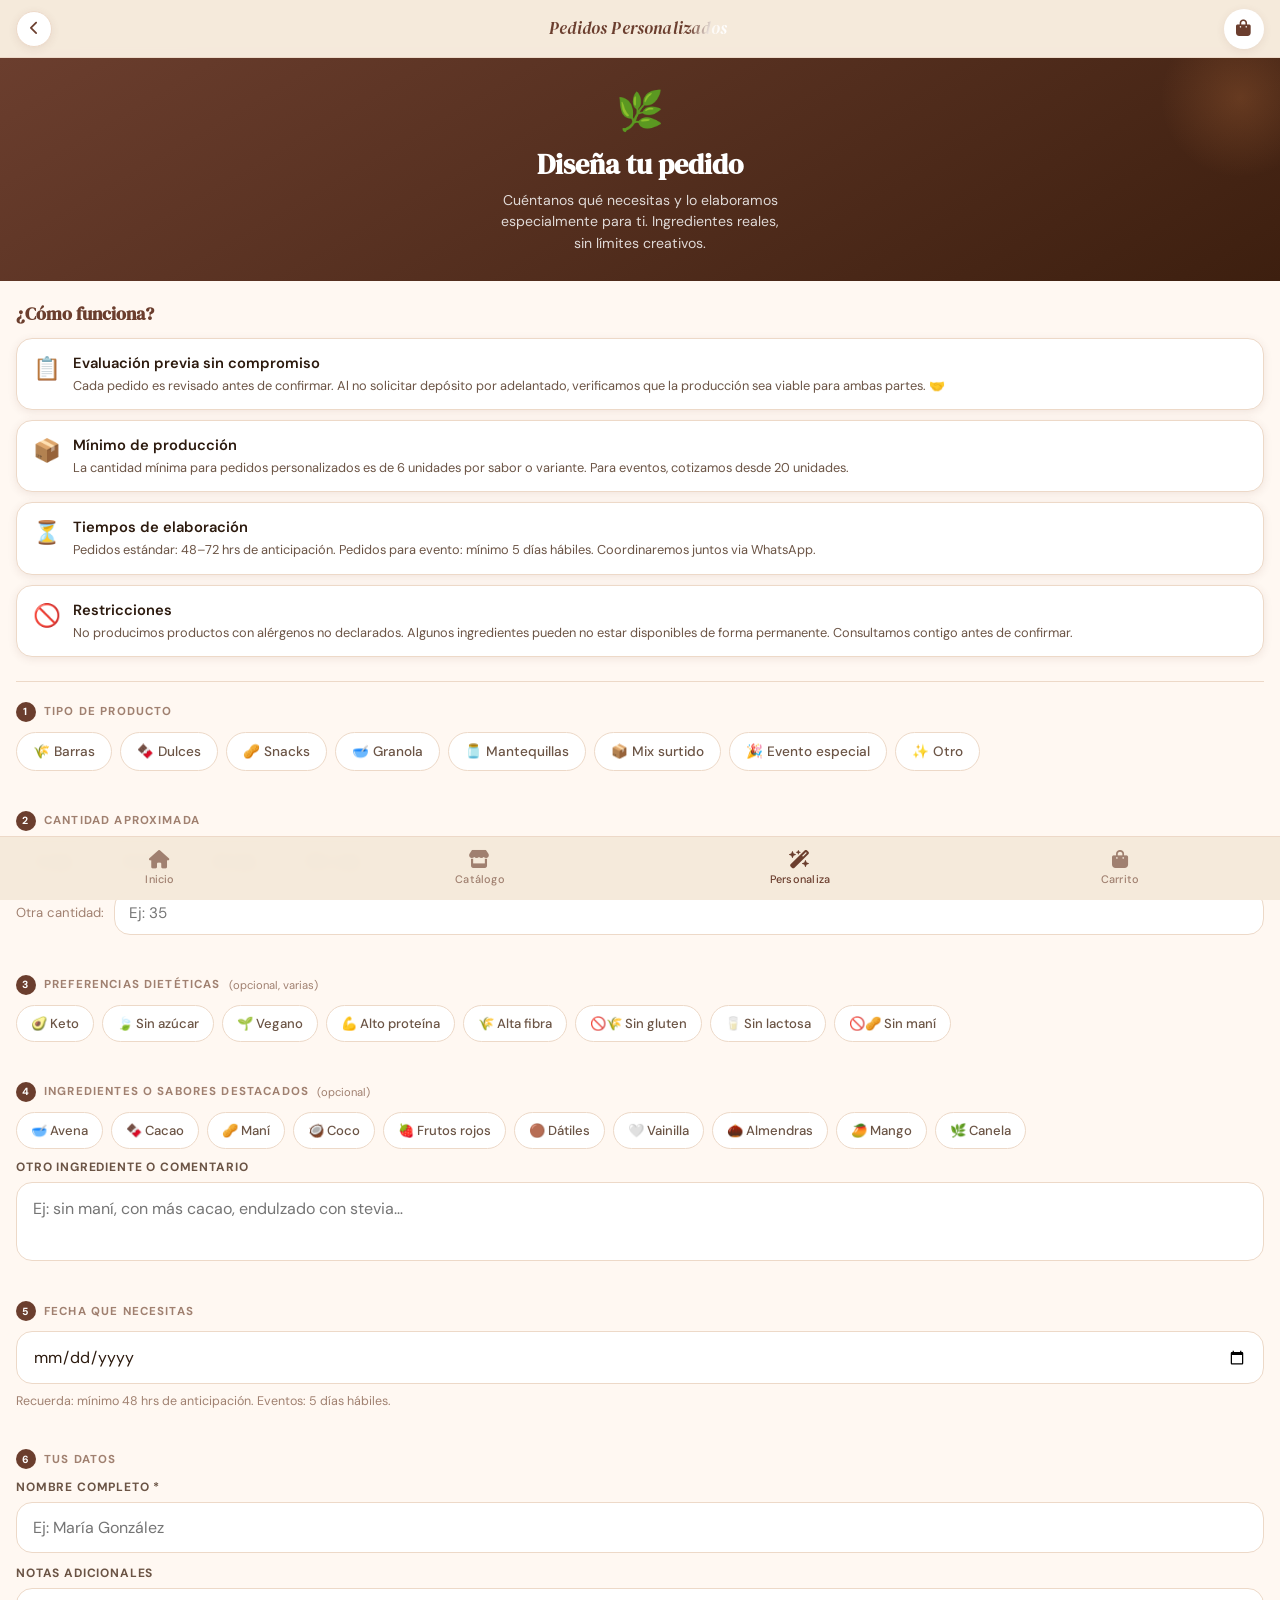
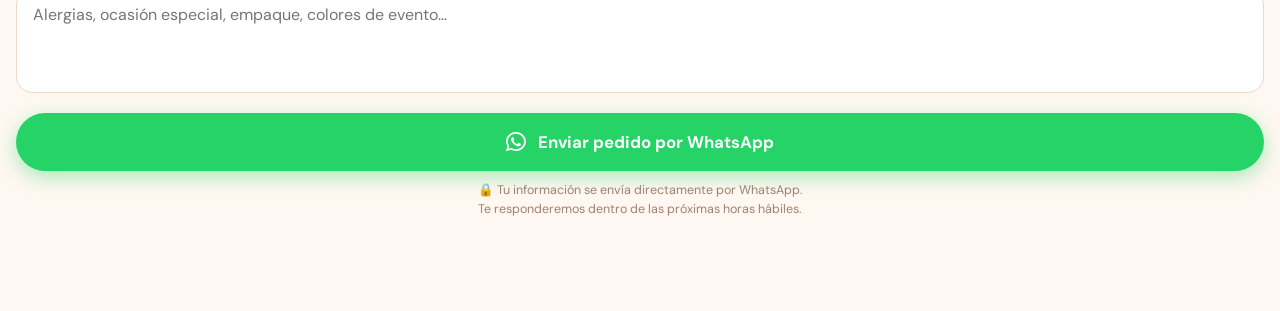
<file: personalizados.html>
<!DOCTYPE html>
<html lang="es">
<head>
  <meta charset="UTF-8" />
  <meta name="viewport" content="width=device-width, initial-scale=1.0, maximum-scale=1.0, user-scalable=no" />
  <meta name="theme-color" content="#F5E9DA" />
  <meta name="apple-mobile-web-app-capable" content="yes" />
  <title>Pedidos Personalizados — Círculo de Sabores</title>
  <link rel="preconnect" href="https://fonts.googleapis.com" />
  <link rel="preconnect" href="https://fonts.gstatic.com" crossorigin />
  <link href="https://fonts.googleapis.com/css2?family=DM+Serif+Display:ital@0;1&family=DM+Sans:wght@300;400;500;600&display=swap" rel="stylesheet" />
  <link rel="stylesheet" href="https://cdnjs.cloudflare.com/ajax/libs/font-awesome/6.5.0/css/all.min.css" />
  <link rel="stylesheet" href="styles.css" />
  <style>
    html, body { overflow: auto !important; height: auto !important; }

    .page-scroll {
      padding-top: var(--navbar-h);
      padding-bottom: calc(var(--footer-h) + 20px);
      min-height: 100vh;
      background: var(--bg);
    }

    .nav-back-btn {
      width:36px; height:36px; border-radius:50%;
      background:var(--surface); border:1px solid var(--border);
      display:flex; align-items:center; justify-content:center;
      color:var(--primary); font-size:.88rem;
      box-shadow:var(--shadow-s); text-decoration:none;
    }

    /* ── HERO ── */
    .pers-hero {
      background: linear-gradient(150deg, var(--primary) 0%, #3D1F0F 100%);
      padding: 28px 20px 26px;
      text-align: center; color: #fff; position: relative; overflow: hidden;
    }
    .pers-hero::before {
      content:''; position:absolute; top:-40px; right:-40px;
      width:160px; height:160px;
      background:radial-gradient(circle,rgba(196,119,65,.25) 0%,transparent 70%);
      border-radius:50%; pointer-events:none;
    }
    .pers-hero-icon { font-size:2.4rem; margin-bottom:12px; display:block; animation:levitate 2.8s ease-in-out infinite; }
    @keyframes levitate { 0%,100%{transform:translateY(0)} 50%{transform:translateY(-6px)} }
    .pers-hero-title { font-family:var(--font-display); font-size:1.75rem; margin-bottom:8px; line-height:1.2; }
    .pers-hero-sub { font-size:.88rem; opacity:.82; line-height:1.55; max-width:280px; margin:0 auto; }

    /* ── CONDICIONES ── */
    .conditions-section { padding: 20px 16px 4px; }
    .conditions-title { font-family:var(--font-display); font-size:1.15rem; color:var(--primary); margin-bottom:12px; }
    .condition-cards { display:flex; flex-direction:column; gap:10px; }
    .condition-card {
      background:var(--surface); border:1px solid var(--border); border-radius:var(--r-m);
      padding:14px 16px; display:flex; align-items:flex-start; gap:12px;
      box-shadow:var(--shadow-s);
    }
    .condition-icon { font-size:1.4rem; flex-shrink:0; margin-top:1px; }
    .condition-body .cond-title { font-weight:600; font-size:.92rem; color:var(--text); margin-bottom:3px; }
    .condition-body .cond-sub { font-size:.8rem; color:var(--text-2); line-height:1.5; }

    /* ── FORM SECTIONS ── */
    .form-section { padding: 20px 16px 0; }
    .form-section-label {
      font-size:.72rem; font-weight:700; letter-spacing:.1em; text-transform:uppercase;
      color:var(--text-3); margin-bottom:10px; display:flex; align-items:center; gap:8px;
    }
    .form-section-label .step-num {
      width:20px; height:20px; border-radius:50%; background:var(--primary); color:#fff;
      font-size:.65rem; font-weight:700; display:flex; align-items:center; justify-content:center;
      flex-shrink:0;
    }

    /* ── CHIP SELECTORS (single) ── */
    .chip-grid { display:flex; flex-wrap:wrap; gap:8px; }
    .chip-btn {
      padding:10px 16px; border-radius:var(--r-xl);
      border:1.5px solid var(--border); background:var(--surface);
      font-size:.85rem; font-weight:500; color:var(--text-2);
      transition:all .18s; cursor:pointer; display:flex; align-items:center; gap:7px;
      -webkit-tap-highlight-color:transparent;
    }
    .chip-btn.selected {
      background:var(--primary); border-color:var(--primary);
      color:#fff; box-shadow:0 4px 12px rgba(107,62,46,.28);
    }
    .chip-btn:active { transform:scale(.95); }

    /* ── CHIP SELECTORS (multi) ── */
    .chip-multi-btn {
      padding:9px 14px; border-radius:var(--r-xl);
      border:1.5px solid var(--border); background:var(--surface);
      font-size:.82rem; font-weight:500; color:var(--text-2);
      transition:all .18s; cursor:pointer; display:flex; align-items:center; gap:6px;
      -webkit-tap-highlight-color:transparent;
    }
    .chip-multi-btn.selected {
      border-color:var(--accent); background:rgba(196,119,65,.1);
      color:var(--primary);
    }
    .chip-multi-btn:active { transform:scale(.95); }

    /* ── QUANTITY STEPPER ── */
    .qty-presets { display:flex; gap:8px; flex-wrap:wrap; margin-bottom:10px; }
    .qty-preset-btn {
      padding:10px 18px; border-radius:var(--r-xl);
      border:1.5px solid var(--border); background:var(--surface);
      font-size:.88rem; font-weight:600; color:var(--text-2);
      transition:all .18s; cursor:pointer;
    }
    .qty-preset-btn.selected { background:var(--primary); border-color:var(--primary); color:#fff; }
    .qty-custom-row { display:flex; align-items:center; gap:10px; margin-top:4px; }
    .qty-custom-label { font-size:.82rem; color:var(--text-3); white-space:nowrap; }
    .qty-custom-input {
      flex:1; background:var(--surface); border:1.5px solid var(--border);
      border-radius:var(--r-m); padding:11px 14px;
      font-size:.95rem; color:var(--text); outline:none;
      transition:border-color .2s; -webkit-appearance:none;
    }
    .qty-custom-input:focus { border-color:var(--primary); }

    /* ── SABORES / INGREDIENTES ── */
    .ingredient-chips { display:flex; flex-wrap:wrap; gap:8px; margin-bottom:10px; }

    /* ── FIELD GROUPS ── */
    .form-field { display:flex; flex-direction:column; gap:7px; }
    .form-label {
      font-size:.75rem; font-weight:700; color:var(--text-2);
      text-transform:uppercase; letter-spacing:.07em;
    }
    .form-input {
      background:var(--surface); border:1.5px solid var(--border);
      border-radius:var(--r-m); padding:14px 16px;
      font-size:1rem; color:var(--text); outline:none;
      transition:border-color .2s; width:100%; -webkit-appearance:none;
    }
    .form-input:focus { border-color:var(--primary); box-shadow:0 0 0 3px rgba(107,62,46,.08); }
    textarea.form-input { resize:none; line-height:1.55; }
    input[type="date"].form-input { color:var(--text); }

    /* ── RESUMEN PREVIEW ── */
    .order-preview {
      margin: 20px 16px 0;
      background: linear-gradient(135deg, #FFF8F2, #F5EBE0);
      border: 1.5px solid var(--accent-l); border-radius: var(--r-m);
      padding: 16px;
    }
    .order-preview-title { font-weight:700; font-size:.82rem; color:var(--text-2); letter-spacing:.06em; text-transform:uppercase; margin-bottom:10px; }
    .preview-row { display:flex; align-items:baseline; gap:8px; font-size:.85rem; color:var(--text); margin-bottom:5px; }
    .preview-row .pr-label { color:var(--text-3); flex-shrink:0; min-width:90px; }
    .preview-row .pr-val { font-weight:500; }

    /* ── WHATSAPP CTA ── */
    .cta-section { padding: 20px 16px 0; }
    .btn-whatsapp-lg {
      width:100%; background:#25D366; color:#fff;
      border-radius:var(--r-xl); padding:18px;
      font-size:1.05rem; font-weight:700;
      display:flex; align-items:center; justify-content:center; gap:12px;
      box-shadow:0 6px 20px rgba(37,211,102,.4);
      transition:background .2s, transform .15s;
    }
    .btn-whatsapp-lg:active { background:#1aad54; transform:scale(.97); }
    .btn-whatsapp-lg i { font-size:1.4rem; }
    .cta-note { text-align:center; font-size:.78rem; color:var(--text-3); margin-top:10px; line-height:1.5; }

    /* ── FOOTER NAV ── */
    .page-footer-nav { position:fixed;bottom:0;left:0;right:0;height:var(--footer-h);background:rgba(245,233,218,.95);backdrop-filter:blur(8px);-webkit-backdrop-filter:blur(8px);display:flex;align-items:center;justify-content:space-around;border-top:1px solid var(--border);z-index:100;padding-bottom:env(safe-area-inset-bottom); }
    .page-foot-btn { flex:1;height:100%;display:flex;flex-direction:column;align-items:center;justify-content:center;gap:3px;color:var(--text-3);font-size:.68rem;font-weight:500;letter-spacing:.02em;position:relative;text-decoration:none; }
    .page-foot-btn i { font-size:1.15rem; }
    .page-foot-btn.active { color:var(--primary); }
    .page-foot-badge { position:absolute;top:8px;right:calc(50% - 18px);min-width:16px;height:16px;background:var(--primary);color:#fff;border-radius:8px;font-size:.6rem;font-weight:700;display:flex;align-items:center;justify-content:center;padding:0 3px; }
    .page-foot-badge.hidden { display:none; }

    /* ── DIVIDER ── */
    .form-divider { height:1px; background:var(--border); margin: 20px 16px 0; }

    /* ── VALIDATION ── */
    .form-error { font-size:.78rem; color:var(--error); display:none; margin-top:4px; }
    .form-error.show { display:block; }
    .form-input.error { border-color:var(--error); }
  </style>
</head>
<body>

  <!-- NAVBAR -->
  <nav class="navbar">
    <a href="index.html" class="nav-back-btn" aria-label="Volver"><i class="fa-solid fa-chevron-left"></i></a>
    <span class="nav-brand-text" style="font-family:var(--font-display);font-style:italic;color:var(--primary);font-size:1.05rem">Pedidos Personalizados</span>
    <div class="nav-actions">
      <div id="cart-badge-nav" class="cart-badge-nav hidden">0</div>
      <a href="catalogo.html" class="nav-btn" style="text-decoration:none" aria-label="Ver carrito"><i class="fa-solid fa-bag-shopping"></i></a>
    </div>
  </nav>

  <div class="page-scroll">

    <!-- HERO -->
    <div class="pers-hero">
      <span class="pers-hero-icon">🌿</span>
      <h1 class="pers-hero-title">Diseña tu pedido</h1>
      <p class="pers-hero-sub">Cuéntanos qué necesitas y lo elaboramos especialmente para ti. Ingredientes reales, sin límites creativos.</p>
    </div>

    <!-- CONDICIONES DEL SERVICIO -->
    <div class="conditions-section">
      <h2 class="conditions-title">¿Cómo funciona?</h2>
      <div class="condition-cards">
        <div class="condition-card">
          <span class="condition-icon">📋</span>
          <div class="condition-body">
            <div class="cond-title">Evaluación previa sin compromiso</div>
            <div class="cond-sub">Cada pedido es revisado antes de confirmar. Al no solicitar depósito por adelantado, verificamos que la producción sea viable para ambas partes. 🤝</div>
          </div>
        </div>
        <div class="condition-card">
          <span class="condition-icon">📦</span>
          <div class="condition-body">
            <div class="cond-title">Mínimo de producción</div>
            <div class="cond-sub">La cantidad mínima para pedidos personalizados es de 6 unidades por sabor o variante. Para eventos, cotizamos desde 20 unidades.</div>
          </div>
        </div>
        <div class="condition-card">
          <span class="condition-icon">⏳</span>
          <div class="condition-body">
            <div class="cond-title">Tiempos de elaboración</div>
            <div class="cond-sub">Pedidos estándar: 48–72 hrs de anticipación. Pedidos para evento: mínimo 5 días hábiles. Coordinaremos juntos via WhatsApp.</div>
          </div>
        </div>
        <div class="condition-card">
          <span class="condition-icon">🚫</span>
          <div class="condition-body">
            <div class="cond-title">Restricciones</div>
            <div class="cond-sub">No producimos productos con alérgenos no declarados. Algunos ingredientes pueden no estar disponibles de forma permanente. Consultamos contigo antes de confirmar.</div>
          </div>
        </div>
      </div>
    </div>

    <div class="form-divider"></div>

    <!-- PASO 1: TIPO DE PRODUCTO -->
    <div class="form-section">
      <div class="form-section-label"><span class="step-num">1</span> Tipo de producto</div>
      <div class="chip-grid" id="tipo-chips">
        <button class="chip-btn" data-val="barras" onclick="PersForm.selectTipo(this)">🌾 Barras</button>
        <button class="chip-btn" data-val="dulces" onclick="PersForm.selectTipo(this)">🍫 Dulces</button>
        <button class="chip-btn" data-val="snacks" onclick="PersForm.selectTipo(this)">🥜 Snacks</button>
        <button class="chip-btn" data-val="granolas" onclick="PersForm.selectTipo(this)">🥣 Granola</button>
        <button class="chip-btn" data-val="mantequillas" onclick="PersForm.selectTipo(this)">🫙 Mantequillas</button>
        <button class="chip-btn" data-val="mix" onclick="PersForm.selectTipo(this)">📦 Mix surtido</button>
        <button class="chip-btn" data-val="evento" onclick="PersForm.selectTipo(this)">🎉 Evento especial</button>
        <button class="chip-btn" data-val="otro" onclick="PersForm.selectTipo(this)">✨ Otro</button>
      </div>
      <div class="form-error" id="err-tipo">Selecciona el tipo de producto</div>
    </div>

    <!-- PASO 2: CANTIDAD -->
    <div class="form-section" style="margin-top:20px">
      <div class="form-section-label"><span class="step-num">2</span> Cantidad aproximada</div>
      <div class="qty-presets" id="qty-presets">
        <button class="qty-preset-btn" data-val="6" onclick="PersForm.selectQty(this,'6')">6 uds.</button>
        <button class="qty-preset-btn" data-val="12" onclick="PersForm.selectQty(this,'12')">12 uds.</button>
        <button class="qty-preset-btn" data-val="24" onclick="PersForm.selectQty(this,'24')">24 uds.</button>
        <button class="qty-preset-btn" data-val="50" onclick="PersForm.selectQty(this,'50+')">50+ uds.</button>
      </div>
      <div class="qty-custom-row">
        <span class="qty-custom-label">Otra cantidad:</span>
        <input type="number" class="qty-custom-input" id="qty-custom" placeholder="Ej: 35" min="1"
               oninput="PersForm.onQtyCustomInput(this.value)" />
      </div>
      <div class="form-error" id="err-qty">Indica la cantidad aproximada</div>
    </div>

    <!-- PASO 3: PREFERENCIAS DIETÉTICAS -->
    <div class="form-section" style="margin-top:20px">
      <div class="form-section-label"><span class="step-num">3</span> Preferencias dietéticas <span style="font-weight:400;text-transform:none;letter-spacing:0;font-size:.7rem;color:var(--text-3)">(opcional, varias)</span></div>
      <div class="chip-grid" id="pref-chips">
        <button class="chip-multi-btn" data-val="keto" onclick="PersForm.togglePref(this)">🥑 Keto</button>
        <button class="chip-multi-btn" data-val="sin_azucar" onclick="PersForm.togglePref(this)">🍃 Sin azúcar</button>
        <button class="chip-multi-btn" data-val="vegano" onclick="PersForm.togglePref(this)">🌱 Vegano</button>
        <button class="chip-multi-btn" data-val="alto_proteina" onclick="PersForm.togglePref(this)">💪 Alto proteína</button>
        <button class="chip-multi-btn" data-val="alta_fibra" onclick="PersForm.togglePref(this)">🌾 Alta fibra</button>
        <button class="chip-multi-btn" data-val="sin_gluten" onclick="PersForm.togglePref(this)">🚫🌾 Sin gluten</button>
        <button class="chip-multi-btn" data-val="sin_lactosa" onclick="PersForm.togglePref(this)">🥛 Sin lactosa</button>
        <button class="chip-multi-btn" data-val="sin_mani" onclick="PersForm.togglePref(this)">🚫🥜 Sin maní</button>
      </div>
    </div>

    <!-- PASO 4: INGREDIENTES / SABORES -->
    <div class="form-section" style="margin-top:20px">
      <div class="form-section-label"><span class="step-num">4</span> Ingredientes o sabores destacados <span style="font-weight:400;text-transform:none;letter-spacing:0;font-size:.7rem;color:var(--text-3)">(opcional)</span></div>
      <div class="ingredient-chips" id="ingr-chips">
        <button class="chip-multi-btn" data-val="avena" onclick="PersForm.toggleIngr(this)">🥣 Avena</button>
        <button class="chip-multi-btn" data-val="cacao" onclick="PersForm.toggleIngr(this)">🍫 Cacao</button>
        <button class="chip-multi-btn" data-val="mani" onclick="PersForm.toggleIngr(this)">🥜 Maní</button>
        <button class="chip-multi-btn" data-val="coco" onclick="PersForm.toggleIngr(this)">🥥 Coco</button>
        <button class="chip-multi-btn" data-val="frutos_rojos" onclick="PersForm.toggleIngr(this)">🍓 Frutos rojos</button>
        <button class="chip-multi-btn" data-val="datiles" onclick="PersForm.toggleIngr(this)">🟤 Dátiles</button>
        <button class="chip-multi-btn" data-val="vainilla" onclick="PersForm.toggleIngr(this)">🤍 Vainilla</button>
        <button class="chip-multi-btn" data-val="almendras" onclick="PersForm.toggleIngr(this)">🌰 Almendras</button>
        <button class="chip-multi-btn" data-val="mango" onclick="PersForm.toggleIngr(this)">🥭 Mango</button>
        <button class="chip-multi-btn" data-val="canela" onclick="PersForm.toggleIngr(this)">🌿 Canela</button>
      </div>
      <div class="form-field" style="margin-top:10px">
        <label class="form-label" for="ingr-extra">Otro ingrediente o comentario</label>
        <textarea class="form-input" id="ingr-extra" rows="2" placeholder="Ej: sin maní, con más cacao, endulzado con stevia…"></textarea>
      </div>
    </div>

    <!-- PASO 5: FECHA -->
    <div class="form-section" style="margin-top:20px">
      <div class="form-section-label"><span class="step-num">5</span> Fecha que necesitas</div>
      <div class="form-field">
        <input type="date" class="form-input" id="fecha-input" />
        <span style="font-size:.78rem;color:var(--text-3);margin-top:2px">Recuerda: mínimo 48 hrs de anticipación. Eventos: 5 días hábiles.</span>
      </div>
    </div>

    <!-- PASO 6: DATOS DE CONTACTO -->
    <div class="form-section" style="margin-top:20px">
      <div class="form-section-label"><span class="step-num">6</span> Tus datos</div>
      <div class="form-field" style="margin-bottom:12px">
        <label class="form-label" for="nombre-input">Nombre completo *</label>
        <input type="text" class="form-input" id="nombre-input" placeholder="Ej: María González" autocomplete="name" />
        <span class="form-error" id="err-nombre">Ingresa tu nombre</span>
      </div>
      <div class="form-field">
        <label class="form-label" for="notas-input">Notas adicionales</label>
        <textarea class="form-input" id="notas-input" rows="3" placeholder="Alergias, ocasión especial, empaque, colores de evento…"></textarea>
      </div>
    </div>

    <!-- RESUMEN PREVIEW -->
    <div class="order-preview" id="order-preview" style="display:none">
      <div class="order-preview-title">📋 Resumen de tu pedido</div>
      <div class="preview-row"><span class="pr-label">Tipo:</span><span class="pr-val" id="prev-tipo">—</span></div>
      <div class="preview-row"><span class="pr-label">Cantidad:</span><span class="pr-val" id="prev-qty">—</span></div>
      <div class="preview-row" id="prev-pref-row" style="display:none"><span class="pr-label">Preferencias:</span><span class="pr-val" id="prev-pref">—</span></div>
      <div class="preview-row" id="prev-ingr-row" style="display:none"><span class="pr-label">Ingredientes:</span><span class="pr-val" id="prev-ingr">—</span></div>
      <div class="preview-row" id="prev-fecha-row" style="display:none"><span class="pr-label">Fecha:</span><span class="pr-val" id="prev-fecha">—</span></div>
    </div>

    <!-- CTA WHATSAPP -->
    <div class="cta-section">
      <button class="btn-whatsapp-lg" onclick="PersForm.sendWhatsApp()">
        <i class="fa-brands fa-whatsapp"></i>
        Enviar pedido por WhatsApp
      </button>
      <p class="cta-note">
        🔒 Tu información se envía directamente por WhatsApp.<br>
        Te responderemos dentro de las próximas horas hábiles.
      </p>
    </div>

    <div style="height:8px"></div>
  </div>

  <!-- FOOTER NAV -->
  <footer class="page-footer-nav">
    <a href="index.html" class="page-foot-btn"><i class="fa-solid fa-house"></i><span>Inicio</span></a>
    <a href="catalogo.html" class="page-foot-btn"><i class="fa-solid fa-store"></i><span>Catálogo</span></a>
    <a href="personalizados.html" class="page-foot-btn active"><i class="fa-solid fa-wand-magic-sparkles"></i><span>Personaliza</span></a>
    <a href="catalogo.html" class="page-foot-btn">
      <i class="fa-solid fa-bag-shopping"></i><span>Carrito</span>
      <span class="page-foot-badge hidden" id="foot-cart-count">0</span>
    </a>
  </footer>

  <script src="data-layer.js"></script>
  <script>
  'use strict';

  const WHATSAPP_NUMBER = '56950147783';
  const $ = (s, c = document) => c.querySelector(s);

  /* ── CART BADGE ─────────────────────────── */
  function refreshBadge() {
    try {
      const items = DataLayer.cart.load();
      const c = items.reduce((s,i) => s + i.qty, 0);
      const nb = $('#cart-badge-nav');
      const fb = $('#foot-cart-count');
      if (nb) { nb.textContent = c; nb.classList.toggle('hidden', c === 0); }
      if (fb) { fb.textContent = c; fb.classList.toggle('hidden', c === 0); }
    } catch(e) {}
  }

  /* ── FORM STATE ─────────────────────────── */
  const FormState = {
    tipo: '',
    qty: '',
    prefs: new Set(),
    ingredients: new Set(),
  };

  /* ── LABEL MAPS ─────────────────────────── */
  const TIPO_LABELS = {
    barras:'Barras saludables', dulces:'Dulces saludables', snacks:'Snacks crujientes',
    granolas:'Granola artesanal', mantequillas:'Mantequillas naturales', mix:'Mix surtido',
    evento:'Pedido para evento especial', otro:'Otro tipo de producto'
  };
  const PREF_LABELS = {
    keto:'🥑 Keto', sin_azucar:'🍃 Sin azúcar', vegano:'🌱 Vegano',
    alto_proteina:'💪 Alto proteína', alta_fibra:'🌾 Alta fibra',
    sin_gluten:'Sin gluten', sin_lactosa:'Sin lactosa', sin_mani:'Sin maní'
  };
  const INGR_LABELS = {
    avena:'Avena', cacao:'Cacao', mani:'Maní', coco:'Coco', frutos_rojos:'Frutos rojos',
    datiles:'Dátiles', vainilla:'Vainilla', almendras:'Almendras', mango:'Mango', canela:'Canela'
  };

  /* ── FORM CONTROLLER ─────────────────────── */
  const PersForm = {

    selectTipo(btn) {
      document.querySelectorAll('#tipo-chips .chip-btn').forEach(b => b.classList.remove('selected'));
      btn.classList.add('selected');
      FormState.tipo = btn.dataset.val;
      $('#err-tipo').classList.remove('show');
      PersForm.updatePreview();
    },

    selectQty(btn, val) {
      document.querySelectorAll('#qty-presets .qty-preset-btn').forEach(b => b.classList.remove('selected'));
      btn.classList.add('selected');
      FormState.qty = val;
      const custom = $('#qty-custom');
      if (custom) custom.value = '';
      $('#err-qty').classList.remove('show');
      PersForm.updatePreview();
    },

    onQtyCustomInput(val) {
      document.querySelectorAll('#qty-presets .qty-preset-btn').forEach(b => b.classList.remove('selected'));
      FormState.qty = val ? val + ' unidades' : '';
      $('#err-qty').classList.remove('show');
      PersForm.updatePreview();
    },

    togglePref(btn) {
      const val = btn.dataset.val;
      if (FormState.prefs.has(val)) { FormState.prefs.delete(val); btn.classList.remove('selected'); }
      else { FormState.prefs.add(val); btn.classList.add('selected'); }
      PersForm.updatePreview();
    },

    toggleIngr(btn) {
      const val = btn.dataset.val;
      if (FormState.ingredients.has(val)) { FormState.ingredients.delete(val); btn.classList.remove('selected'); }
      else { FormState.ingredients.add(val); btn.classList.add('selected'); }
      PersForm.updatePreview();
    },

    updatePreview() {
      const preview = $('#order-preview');
      const hasData = FormState.tipo || FormState.qty;
      if (!hasData) { if (preview) preview.style.display = 'none'; return; }
      if (preview) preview.style.display = 'block';

      const prevTipo = $('#prev-tipo');
      if (prevTipo) prevTipo.textContent = FormState.tipo ? (TIPO_LABELS[FormState.tipo] || FormState.tipo) : '—';

      const prevQty = $('#prev-qty');
      if (prevQty) prevQty.textContent = FormState.qty || '—';

      const prefArr = [...FormState.prefs].map(p => PREF_LABELS[p] || p);
      const prefRow = $('#prev-pref-row');
      if (prefRow) prefRow.style.display = prefArr.length ? 'flex' : 'none';
      const prevPref = $('#prev-pref');
      if (prevPref) prevPref.textContent = prefArr.join(', ');

      const ingrArr = [...FormState.ingredients].map(i => INGR_LABELS[i] || i);
      const ingrRow = $('#prev-ingr-row');
      if (ingrRow) ingrRow.style.display = ingrArr.length ? 'flex' : 'none';
      const prevIngr = $('#prev-ingr');
      if (prevIngr) prevIngr.textContent = ingrArr.join(', ');

      const fechaVal = $('#fecha-input')?.value;
      const fechaRow = $('#prev-fecha-row');
      if (fechaRow) fechaRow.style.display = fechaVal ? 'flex' : 'none';
      const prevFecha = $('#prev-fecha');
      if (prevFecha && fechaVal) {
        const [y,m,d] = fechaVal.split('-');
        prevFecha.textContent = `${d}/${m}/${y}`;
      }
    },

    validate() {
      let valid = true;
      if (!FormState.tipo) { $('#err-tipo').classList.add('show'); valid = false; }
      if (!FormState.qty) {
        const customVal = $('#qty-custom')?.value;
        if (!customVal) { $('#err-qty').classList.add('show'); valid = false; }
        else { FormState.qty = customVal + ' unidades'; }
      }
      const nombre = $('#nombre-input');
      if (!nombre?.value.trim()) {
        nombre?.classList.add('error');
        $('#err-nombre').classList.add('show');
        valid = false;
      } else {
        nombre?.classList.remove('error');
        $('#err-nombre').classList.remove('show');
      }
      return valid;
    },

    sendWhatsApp() {
      if (!PersForm.validate()) {
        const firstErr = document.querySelector('.form-error.show, .form-input.error');
        if (firstErr) firstErr.scrollIntoView({ behavior:'smooth', block:'center' });
        return;
      }

      const nombre   = $('#nombre-input')?.value.trim() || '';
      const notas    = $('#notas-input')?.value.trim()  || '';
      const ingrExtra= $('#ingr-extra')?.value.trim()   || '';
      const fechaVal = $('#fecha-input')?.value;
      let fechaStr   = '';
      if (fechaVal) { const [y,m,d]=fechaVal.split('-'); fechaStr=`${d}/${m}/${y}`; }

      const prefStr  = [...FormState.prefs].map(p=>PREF_LABELS[p]||p).join(', ') || 'Sin especificar';
      const ingrArr  = [...FormState.ingredients].map(i=>INGR_LABELS[i]||i);
      if (ingrExtra) ingrArr.push(ingrExtra);
      const ingrStr  = ingrArr.join(', ') || 'Sin especificar';

      const msg = encodeURIComponent(
        `🌿 *PEDIDO PERSONALIZADO — Círculo de Sabores*\n\n` +
        `👤 *Nombre:* ${nombre}\n` +
        `📦 *Tipo de producto:* ${TIPO_LABELS[FormState.tipo] || FormState.tipo}\n` +
        `🔢 *Cantidad aprox.:* ${FormState.qty}\n` +
        `🥗 *Preferencias dietéticas:* ${prefStr}\n` +
        `🌾 *Ingredientes / sabores:* ${ingrStr}\n` +
        (fechaStr ? `📅 *Fecha que necesita:* ${fechaStr}\n` : '') +
        (notas ? `📝 *Notas adicionales:* ${notas}\n` : '') +
        `\n_Enviado desde Pedidos Personalizados — circulodesabores.cl_`
      );

      window.open(`https://wa.me/${WHATSAPP_NUMBER}?text=${msg}`, '_blank');
    },
  };

  /* ── DATE MIN (hoy) ──────────────────────── */
  document.addEventListener('DOMContentLoaded', () => {
    try { DataLayer.init(); } catch(e) {}
    refreshBadge();

    const dateInput = $('#fecha-input');
    if (dateInput) {
      const today = new Date();
      const minDate = new Date(today.getTime() + 48*60*60*1000);
      dateInput.min = minDate.toISOString().split('T')[0];
      dateInput.addEventListener('change', PersForm.updatePreview);
    }
  });
  </script>
</body>
</html>
</file>
<file: styles.css>
/* ============================================================
   CÍRCULO DE SABORES — Design System v3.0
   Mobile-first SPA, conversion-optimized
   ============================================================ */

/* ── TOKENS ─────────────────────────────────────────────── */
:root {
  --bg:         #FFF8F2;
  --surface:    #FFFFFF;
  --navbar:     #F5E9DA;
  --primary:    #6B3E2E;
  --primary-h:  #522f22;
  --accent:     #C47741;
  --accent-l:   #F0B97D;
  --gold:       #D4962A;
  --success:    #2E7D32;
  --success-l:  #4CAF50;
  --error:      #C0392B;
  --text:       #2C1A0E;
  --text-2:     #6B5445;
  --text-3:     #A08070;
  --border:     #EDD9C8;
  --beige:      #F5E9DA;
  --keto:       #5b4fcf;
  --shadow-s:   0 2px 8px rgba(107,62,46,.10);
  --shadow-m:   0 6px 24px rgba(107,62,46,.14);
  --shadow-l:   0 12px 40px rgba(107,62,46,.18);
  --r-s:        10px;
  --r-m:        16px;
  --r-l:        24px;
  --r-xl:       32px;
  --navbar-h:   58px;
  --footer-h:   64px;
  --font-display: 'DM Serif Display', Georgia, serif;
  --font-body:    'DM Sans', system-ui, sans-serif;
}

/* ── RESET ───────────────────────────────────────────────── */
*, *::before, *::after { box-sizing: border-box; margin: 0; padding: 0; }
html, body {
  width: 100%; height: 100%;
  overflow: hidden;
  background: var(--bg);
  color: var(--text);
  font-family: var(--font-body);
  font-size: 16px;
  -webkit-font-smoothing: antialiased;
  -webkit-tap-highlight-color: transparent;
}
button { cursor: pointer; border: none; background: none; font-family: inherit; }
input, textarea, select { font-family: inherit; }
img { display: block; max-width: 100%; }

/* ── NAVBAR ──────────────────────────────────────────────── */
.navbar {
  position: fixed; top: 0; left: 0; right: 0;
  height: var(--navbar-h);
  background: rgba(245,233,218,0.92);
  backdrop-filter: blur(12px);
  -webkit-backdrop-filter: blur(12px);
  display: flex; align-items: center; justify-content: space-between;
  padding: 0 16px;
  z-index: 100;
  border-bottom: 1px solid var(--border);
}
.nav-logo-btn {
  background: none; border: none;
  display: flex; align-items: center;
  cursor: pointer; padding: 4px 0;
  user-select: none; -webkit-user-select: none;
}
.nav-brand-text {
  font-family: var(--font-display);
  font-size: 1.15rem;
  letter-spacing: 0.01em;
  font-style: italic;
  background: linear-gradient(
    110deg,
    var(--primary) 40%,
    rgba(255,255,255,.7) 46%,
    rgba(255,255,255,1) 50%,
    rgba(255,255,255,.7) 54%,
    var(--primary) 60%
  );
  background-size: 200% 100%;
  -webkit-background-clip: text;
  background-clip: text;
  -webkit-text-fill-color: transparent;
  animation: nav-shine 3s ease-in-out infinite;
}
@keyframes nav-shine {
  0%   { background-position: 200% 0; }
  100% { background-position: -200% 0; }
}
.nav-actions {
  display: flex; align-items: center; gap: 10px;
  position: relative;
}
.cart-badge-nav {
  position: absolute; top: -6px; right: 30px;
  min-width: 18px; height: 18px;
  background: var(--primary); color: #fff;
  border-radius: 9px;
  font-size: .6rem; font-weight: 700;
  display: flex; align-items: center; justify-content: center;
  padding: 0 4px; z-index: 2;
}
.cart-badge-nav.hidden { display: none; }
.nav-btn {
  width: 40px; height: 40px;
  border-radius: 50%;
  background: var(--surface);
  color: var(--primary);
  font-size: 1.05rem;
  display: flex; align-items: center; justify-content: center;
  box-shadow: var(--shadow-s);
  transition: transform .15s;
}
.nav-btn:active { transform: scale(.92); }
.cart-badge { display: none; }

/* ── HAMBURGER OVERLAY & MENU ────────────────────────────── */
.ham-overlay {
  position: fixed; inset: 0;
  background: rgba(0,0,0,0.45);
  z-index: 200; display: none;
  backdrop-filter: blur(2px);
  -webkit-backdrop-filter: blur(2px);
  animation: fadeIn .2s ease;
}
.ham-overlay.open { display: block; }

.ham-menu {
  position: fixed; top: 0; right: -300px;
  width: 280px; height: 100%;
  background: var(--surface);
  z-index: 201;
  display: flex; flex-direction: column;
  box-shadow: -8px 0 32px rgba(107,62,46,.2);
  transition: right .3s cubic-bezier(.4,0,.2,1);
  padding-bottom: env(safe-area-inset-bottom);
}
.ham-menu.open { right: 0; }

.ham-menu-header {
  display: flex; align-items: center; justify-content: space-between;
  padding: 20px 16px 16px;
  border-bottom: 1px solid var(--border);
  background: var(--navbar);
}
.ham-menu-logo {
  font-family: var(--font-display);
  font-size: 1.05rem; color: var(--primary); font-style: italic;
}
.ham-close-btn {
  width: 34px; height: 34px; border-radius: 50%;
  background: var(--bg); color: var(--text-2);
  display: flex; align-items: center; justify-content: center;
  font-size: .9rem;
}
.ham-nav-links { padding: 12px 0; flex: 1; }
.ham-nav-item {
  width: 100%; display: flex; align-items: center; gap: 14px;
  padding: 16px 20px;
  text-align: left; color: var(--text);
  font-size: .95rem; font-weight: 500;
  transition: background .15s; position: relative;
}
.ham-nav-item i:first-child { color: var(--accent); font-size: 1rem; width: 20px; }
.ham-nav-item span { flex: 1; }
.ham-arrow { font-size: .7rem; color: var(--text-3); }
.ham-nav-item:active { background: var(--bg); }
.ham-divider { height: 1px; background: var(--border); margin: 0 16px; }

.ham-social {
  display: flex; justify-content: center; gap: 20px;
  padding: 24px 16px;
}
.ham-social-btn {
  width: 52px; height: 52px; border-radius: 50%;
  display: flex; align-items: center; justify-content: center;
  font-size: 1.4rem; color: #fff; text-decoration: none;
  transition: transform .15s, box-shadow .15s;
  box-shadow: var(--shadow-m);
}
.ham-social-btn:active { transform: scale(.93); }
.ham-ig { background: linear-gradient(135deg, #f09433 0%, #e6683c 25%, #dc2743 50%, #cc2366 75%, #bc1888 100%); }
.ham-wa { background: #25D366; }

.ham-pwa-wrap { display: none; justify-content: center; padding: 0 16px 20px; }
.ham-pwa-btn {
  width: 100%; padding: 13px 20px;
  background: var(--primary); color: #fff;
  border-radius: var(--r-xl);
  font-size: .88rem; font-weight: 600;
  display: flex; align-items: center; justify-content: center; gap: 10px;
  box-shadow: var(--shadow-m);
  transition: background .2s, transform .15s;
}
.ham-pwa-btn:active { background: var(--primary-h); transform: scale(.97); }

/* ── LAYOUT ──────────────────────────────────────────────── */
.app-container {
  position: fixed;
  top: var(--navbar-h);
  bottom: var(--footer-h);
  left: 0; right: 0;
  overflow: hidden;
}
.footer-nav {
  position: fixed; bottom: 0; left: 0; right: 0;
  height: var(--footer-h);
  background: rgba(245,233,218,0.95);
  backdrop-filter: blur(8px);
  -webkit-backdrop-filter: blur(8px);
  display: flex; align-items: center; justify-content: space-around;
  border-top: 1px solid var(--border);
  z-index: 100;
  padding-bottom: env(safe-area-inset-bottom);
}
.foot-btn {
  flex: 1; height: 100%;
  display: flex; flex-direction: column; align-items: center; justify-content: center;
  gap: 3px; color: var(--text-3);
  font-size: .68rem; font-weight: 500;
  letter-spacing: .02em; position: relative;
  transition: color .2s;
}
.foot-btn i { font-size: 1.15rem; }
.foot-btn.active { color: var(--primary); }
.foot-cart-count {
  position: absolute; top: 8px; right: calc(50% - 18px);
  min-width: 16px; height: 16px;
  background: var(--primary); color: #fff;
  border-radius: 8px; font-size: .6rem; font-weight: 700;
  display: flex; align-items: center; justify-content: center;
  padding: 0 3px;
}
.foot-cart-count.hidden { display: none; }

/* ── VIEWS ───────────────────────────────────────────────── */
.view {
  width: 100%; height: 100%;
  overflow-y: auto; overflow-x: hidden;
  display: none;
  animation: fadeIn .25s ease;
  -webkit-overflow-scrolling: touch;
  scrollbar-width: none;
}
.view::-webkit-scrollbar { display: none; }
.view.active { display: block; }

@keyframes fadeIn { from { opacity: 0; transform: translateY(6px); } to { opacity: 1; transform: none; } }

/* ── INTRO VIEW ──────────────────────────────────────────── */
.intro-view {
  display: flex; flex-direction: column;
  align-items: center; justify-content: center;
  height: 100%;
  background: #FFF8F2;
  text-align: center; padding: 24px;
  position: relative; overflow: hidden;
}
.intro-view.active { display: flex; }

.intro-video {
  position: absolute;
  top: 0; left: 0;
  width: 100%; height: 100%;
  object-fit: cover;
  z-index: 0;
}

.intro-overlay {
  position: absolute;
  top: 0; left: 0;
  width: 100%; height: 100%;
  background: rgba(245, 233, 218, 0.35);
  z-index: 1;
  pointer-events: none;
}

.intro-logo-wrap {
  position: relative; z-index: 2;
  width: 110px; height: 110px;
  background: var(--surface); border-radius: 50%;
  display: flex; align-items: center; justify-content: center;
  box-shadow: 0 8px 32px rgba(107,62,46,.18), 0 0 0 4px rgba(196,119,65,.15);
  margin-bottom: 28px;
  animation: popIn .5s cubic-bezier(.34,1.56,.64,1) .2s both;
  overflow: hidden; position: relative;
}
.intro-logo-wrap img { width: 100%; height: 100%; object-fit: cover; border-radius: 50%; }
@keyframes popIn {
  from { opacity: 0; transform: scale(.6); }
  to   { opacity: 1; transform: scale(1); }
}

.intro-tag-anim {
  position: relative; z-index: 2;
  display: inline-flex; align-items: center; gap: 6px;
  background: var(--accent-l); color: var(--primary);
  font-size: .72rem; font-weight: 600; letter-spacing: .08em;
  text-transform: uppercase; padding: 5px 16px;
  border-radius: 20px; margin-bottom: 16px;
  animation: fadeIn .4s .4s both;
  min-width: 180px; justify-content: center;
  transition: opacity .3s ease;
}
#intro-tag-word { transition: opacity .3s ease; }

.intro-title {
  position: relative; z-index: 2;
  font-family: var(--font-display);
  font-size: 2.6rem; line-height: 1.15;
  color: blanchedalmond; margin-bottom: 12px;
  animation: fadeIn .4s .5s both; position: relative;
  text-shadow:
    0 0 12px rgba(196,119,65,.55),
    0 0 28px rgba(212,150,42,.35),
    0 0 50px rgba(196,119,65,.2),
    0 2px 4px rgba(107,62,46,.2);
}
.glitter-spark {
  position: fixed; pointer-events: none; border-radius: 50%;
  background: radial-gradient(circle, #fff 0%, var(--gold) 50%, transparent 70%);
  animation: sparkFall linear forwards;
}
@keyframes sparkFall {
  0%   { opacity: 1; transform: translateY(0) rotate(0deg) scale(1); }
  100% { opacity: 0; transform: translateY(60px) rotate(180deg) scale(0.2); }
}
.intro-subtitle {
  position: relative; z-index: 2;
  font-size: .95rem; color: #f5e9da; line-height: 1.6;
  font-size: .95rem; color: #f5e9da; line-height: 1.6;
  max-width: 300px; margin: 0 auto 30px;
  animation: fadeIn .1s .6s both; min-height: 3.2em;
}
.typewriter-cursor::after {
  content: '|'; animation: blink .7s step-end infinite;
  color: var(--accent); font-weight: 300;
}
@keyframes blink { 0%, 100% { opacity: 1; } 50% { opacity: 0; } }

.intro-pills {
  position: relative; z-index: 2;
  display: flex; flex-wrap: wrap; gap: 10px;
  justify-content: center; margin-bottom: 36px;
  animation: fadeIn .4s .7s both;
}
.intro-pill {
  background: var(--beige);
  border: 1.5px solid rgba(196,119,65,.3);
  border-radius: 20px; padding: 8px 16px;
  font-size: .8rem; font-weight: 700; color: #1a1a1a;
  display: flex; align-items: center; gap: 8px;
  box-shadow:
    0 0 10px rgba(245,233,218,.8),
    0 0 22px rgba(196,119,65,.35),
    0 0 40px rgba(196,119,65,.2),
    0 2px 8px rgba(107,62,46,.12);
}
.intro-pills .intro-pill:nth-child(1) .pill-icon { animation: levitate 2.4s .0s ease-in-out infinite; }
.intro-pills .intro-pill:nth-child(2) .pill-icon { animation: levitate 2.4s .3s ease-in-out infinite; }
.intro-pills .intro-pill:nth-child(3) .pill-icon { animation: levitate 2.4s .6s ease-in-out infinite; }
.intro-pills .intro-pill:nth-child(4) .pill-icon { animation: levitate 2.4s .9s ease-in-out infinite; }
@keyframes levitate {
  0%, 100% { transform: translateY(0); }
  50% { transform: translateY(-5px); }
}

.btn-ver-productos {
  position: relative; z-index: 2;
  background: var(--primary); color: #fff;
  border-radius: var(--r-xl); padding: 16px 40px;
  font-size: 1rem; font-weight: 600; letter-spacing: .02em;
  box-shadow: 0 4px 16px rgba(107,62,46,.35);
  transition: background .2s, box-shadow .2s;
  display: inline-flex; align-items: center; justify-content: center; gap: 10px;
  overflow: hidden; min-width: 200px;
  animation: fadeIn .4s .8s both;
}
.btn-ver-productos:active { background: var(--primary-h); box-shadow: none; }

/* ── BUTTONS ─────────────────────────────────────────────── */
.btn-primary {
  background: var(--primary); color: #fff;
  border-radius: var(--r-xl); padding: 16px 40px;
  font-size: 1rem; font-weight: 600; letter-spacing: .02em;
  box-shadow: 0 4px 16px rgba(107,62,46,.35);
  transition: background .2s, transform .15s, box-shadow .15s;
  display: inline-flex; align-items: center; gap: 10px;
}
.btn-primary:active { background: var(--primary-h); transform: scale(.96); box-shadow: none; }

.btn-secondary {
  background: transparent; border: 2px solid var(--primary);
  color: var(--primary); border-radius: var(--r-xl);
  padding: 14px 32px; font-size: .95rem; font-weight: 600;
  transition: background .2s, color .2s;
  display: inline-flex; align-items: center; gap: 8px;
}
.btn-secondary:active { background: var(--primary); color: #fff; }

.btn-ghost { color: var(--primary); font-size: .9rem; font-weight: 500; text-decoration: underline; padding: 8px; }

/* ── HOME VIEW ───────────────────────────────────────────── */
.home-view { background: var(--bg); padding-bottom: 16px; }

/* Hero con video */
.hero { position: relative; overflow: hidden; min-height: 230px; }
.hero-bg-video {
  position: absolute; top: 0; left: 0;
  width: 100%; height: 100%;
  object-fit: cover; z-index: 0;
}
.hero-overlay {
  position: absolute; inset: 0; z-index: 1;
  background: linear-gradient(to bottom, rgba(44,26,14,.35) 0%, rgba(44,26,14,.55) 100%);
  display: block;
}
.hero-content { position: relative; z-index: 2; padding: 24px 16px 26px; }
.hero::after {
  content: ''; position: absolute; top: -30px; right: -30px; z-index: 0;
  width: 140px; height: 140px;
  background: radial-gradient(circle, rgba(196,119,65,.18) 0%, transparent 70%);
  border-radius: 50%; pointer-events: none;
}
.hero-tag {
  display: inline-flex; align-items: center; gap: 6px;
  background: rgba(27,94,32,.55);
  backdrop-filter: blur(8px); -webkit-backdrop-filter: blur(8px);
  border: 1px solid rgba(255,255,255,.2);
  border-radius: 20px; padding: 4px 12px 4px 8px;
  font-size: .72rem; font-weight: 600; color: #fff;
  margin-bottom: 10px; box-shadow: var(--shadow-s);
  text-shadow: 0 0 8px rgba(255,255,255,.4), 0 0 16px rgba(255,255,255,.2);
}
.hero-title { font-family: var(--font-display); font-size: 1.9rem; line-height: 1.15; color: #fff; margin-bottom: 14px; text-shadow: 0 2px 12px rgba(44,26,14,.4); }
.hero-sub { font-size: .88rem; color: rgba(255,255,255,.85); margin-bottom: 14px; line-height: 1.5; }
.hero-cta { display: flex; gap: 10px; flex-wrap: wrap; }

/* ── BLOQUE 100% ARTESANAL ─────────────────────────────── */
.artesanal-block {
  position: relative; overflow: hidden;
  background: transparent;
  border: none;
  margin: 0; padding: 18px 20px 16px;
  display: flex; flex-direction: column; align-items: center; justify-content: center;
  text-align: center; gap: 4px;
  animation: artesanal-levitate 5.5s ease-in-out infinite;
  box-shadow: none;
}
@keyframes artesanal-levitate {
  0%, 100% { transform: translateY(0); }
  50%       { transform: translateY(-3px); }
}
.artesanal-text {
  position: relative; z-index: 2;
  font-family: var(--font-display); font-style: italic;
  font-size: 1.25rem; letter-spacing: .06em;
  color: var(--text);
  text-shadow: none;
}
.artesanal-sub {
  position: relative; z-index: 2;
  font-size: .72rem; color: var(--text-3);
  font-weight: 500; letter-spacing: .06em;
  text-transform: uppercase;
}

/* ── SECCIÓN PRODUCTOS PERSONALIZADOS ──────────────────── */
.custom-section {
  position: relative; overflow: hidden;
  margin: 12px 16px; border-radius: var(--r-l);
  min-height: 200px; display: flex; align-items: flex-end;
}
.custom-video {
  position: absolute; inset: 0; width: 100%; height: 100%;
  object-fit: cover; z-index: 0;
}
.custom-overlay {
  position: absolute; inset: 0; z-index: 1;
  background: linear-gradient(to top, rgba(44,26,14,.82) 0%, rgba(44,26,14,.28) 60%, transparent 100%);
}
.custom-content {
  position: relative; z-index: 2;
  padding: 20px 18px 20px; width: 100%;
  display: flex; flex-direction: column; gap: 8px;
}
.custom-eyebrow {
  font-size: .68rem; font-weight: 700; letter-spacing: .12em; text-transform: uppercase;
  color: var(--accent-l); display: block;
}
.custom-title {
  font-family: var(--font-display); font-size: 1.55rem; line-height: 1.15;
  color: #fff; text-shadow: 0 2px 10px rgba(0,0,0,.4);
}
.custom-sub {
  font-size: .82rem; color: rgba(255,255,255,.8); line-height: 1.5;
  max-width: 240px;
}
.custom-cta-btn {
  display: inline-flex; align-items: center; gap: 8px;
  background: var(--accent); color: #fff;
  border-radius: var(--r-xl); padding: 12px 22px;
  font-size: .88rem; font-weight: 600;
  box-shadow: 0 4px 16px rgba(196,119,65,.45);
  transition: background .2s, transform .15s;
  align-self: flex-start; margin-top: 4px;
}
.custom-cta-btn:active { background: var(--primary); transform: scale(.96); }

/* ── PRODUCT IMAGE FALLBACK ──────────────────────────────── */
.card-img-fallback {
  width: 100%; height: 100%;
  position: relative; display: flex; align-items: center; justify-content: center;
  flex-direction: column; gap: 8px;
  background: linear-gradient(135deg, var(--navbar) 0%, var(--accent-l) 100%);
  overflow: hidden;
}
.card-img-fallback::before {
  content: '';
  position: absolute; inset: 0;
  background: linear-gradient(90deg, transparent 0%, rgba(255,255,255,.2) 50%, transparent 100%);
  animation: shimmer 2.2s ease-in-out infinite;
  z-index: 1;
}
@keyframes shimmer {
  0% { transform: translateX(-100%); }
  100% { transform: translateX(100%); }
}

.fallback-logo {
  width: 48px; height: 48px; object-fit: contain;
  opacity: 0.1; position: relative; z-index: 2; border-radius: 50%;
  animation: logo-loading-pulse 2.5s ease-in-out infinite;
  filter: grayscale(30%);
}
.fallback-logo-lg { width: 72px; height: 72px; }

.fallback-beige-overlay {
  position: absolute; inset: 0;
  background: rgba(245,233,218,.6);
  z-index: 1;
}

.fallback-nophoto {
  position: relative; z-index: 2;
  font-size: .55rem; font-weight: 600; letter-spacing: .12em;
  text-transform: uppercase; color: rgba(107,62,46,.22);
  animation: text-fade-pulse 2.5s ease-in-out infinite;
}
.fallback-nophoto::after {
  content: '';
  animation: dots 1.5s steps(4, end) infinite;
}

@keyframes logo-loading-pulse {
  0%, 100% { opacity: 0.06; transform: scale(0.97); }
  50% { opacity: 0.14; transform: scale(1.03); }
}

@keyframes text-fade-pulse {
  0%, 100% { opacity: 0.25; }
  50% { opacity: 0.55; }
}

@keyframes dots {
  0%   { content: ''; }
  25%  { content: '.'; }
  50%  { content: '..'; }
  75%  { content: '...'; }
}

.product-hero-img .card-img-fallback {
  background: linear-gradient(140deg, var(--navbar) 0%, var(--accent-l) 100%);
}
.product-hero-img .fallback-logo {
  opacity: 0.08;
  animation-duration: 3s;
}

.card-img-placeholder img {
  width: 100%; height: 100%; object-fit: cover;
  animation: img-fade-in 0.4s ease;
}
@keyframes img-fade-in {
  from { opacity: 0; }
  to { opacity: 1; }
}

.btn-glass {
  display: inline-flex; align-items: center; gap: 8px;
  padding: 13px 28px;
  background: rgba(255,255,255,.18);
  backdrop-filter: blur(12px); -webkit-backdrop-filter: blur(12px);
  border: 1.5px solid rgba(255,255,255,.35);
  border-radius: var(--r-xl); color: var(--primary);
  font-size: .95rem; font-weight: 600;
  box-shadow: 0 4px 20px rgba(107,62,46,.15), inset 0 1px 0 rgba(255,255,255,.4);
  transition: background .2s, box-shadow .2s, transform .15s; cursor: pointer;
}
.hero.has-video .btn-glass { color: #fff; border-color: rgba(255,255,255,.5); }
.btn-glass:active { transform: scale(.96); background: rgba(255,255,255,.28); }

/* ── VALOR STRIP ─────────────────────────────────────────── */
.valor-strip-outer {
  overflow: hidden;
  background: linear-gradient(90deg, #3D1F0F, #5C3320, #3D1F0F);
  border-bottom: none;
  padding: 12px 0;
  cursor: default;
}
.valor-strip-inner {
  display: flex; width: max-content;
  animation: marqueeScroll 30s linear infinite;
}
@keyframes marqueeScroll { from { transform: translateX(0); } to { transform: translateX(-50%); } }
.valor-item {
  flex-shrink: 0; display: flex; align-items: center; gap: 8px;
  padding: 0 28px; font-size: .82rem; color: rgba(255,255,255,.85); font-weight: 500;
  border-right: 1px solid rgba(255,255,255,.15); white-space: nowrap;
}
.valor-item i { color: #F5CBA7; font-size: .9rem; }

/* ── DELIVERY PROGRESS BANNER ────────────────────────────── */
.delivery-banner {
  margin: 10px 16px 6px;
  background: rgba(255,255,255,.75);
  backdrop-filter: blur(10px);
  -webkit-backdrop-filter: blur(10px);
  border: 1.5px solid var(--accent-l);
  border-radius: var(--r-m);
  padding: 12px 14px;
  display: flex; align-items: center; gap: 12px;
}
.delivery-banner.unlocked { border-color: var(--success); }

.db-icon-wrap {
  width: 36px; height: 36px; flex-shrink: 0;
  background: #3D1F0F;
  border-radius: 50%;
  display: flex; align-items: center; justify-content: center;
  animation: db-notify-pulse 2s ease-in-out infinite;
}
.db-icon-wrap i { color: #fff; font-size: .95rem; }
.delivery-banner.unlocked .db-icon-wrap { background: #3D1F0F; }
.delivery-banner.unlocked .db-icon-wrap i { color: #fff; }

@keyframes db-notify-pulse {
  0%, 100% { transform: scale(1); box-shadow: 0 0 0 0 rgba(61,31,15,.4); }
  50% { transform: scale(1.08); box-shadow: 0 0 0 6px rgba(61,31,15,0); }
}

.db-right { flex: 1; min-width: 0; }
.db-text { font-size: .82rem; color: var(--text-2); line-height: 1.4; margin-bottom: 6px; }
.db-text strong { color: var(--primary); }
.delivery-banner.unlocked .db-text strong { color: var(--success); }

.db-progress-track {
  height: 5px; background: rgba(107,62,46,.10);
  border-radius: 3px; overflow: hidden; margin-bottom: 4px;
}
.db-progress-fill {
  height: 100%;
  background: linear-gradient(90deg, #D4724E, #C45A30);
  border-radius: 3px; transition: width .5s ease;
}
.delivery-banner.unlocked .db-progress-fill {
  background: linear-gradient(90deg, var(--success-l), var(--success));
  width: 100% !important;
}
.db-progress-label { font-size: .7rem; color: var(--text-3); font-weight: 500; }
.delivery-highlight { color: #3D1F0F; font-weight: 700; }

/* ── SEARCH ──────────────────────────────────────────────── */
.search-wrap { padding: 10px 16px 0; }
.search-inner {
  position: relative; background: var(--surface);
  border: 1.5px solid var(--border); border-radius: var(--r-m);
  display: flex; align-items: center; overflow: hidden;
  transition: border-color .2s;
}
.search-inner:focus-within { border-color: var(--primary); }
.search-inner i { padding: 0 12px; color: var(--text-3); font-size: .9rem; flex-shrink: 0; }
.search-input {
  flex: 1; border: none; background: none;
  padding: 12px 0; font-size: .92rem; color: var(--text); outline: none;
}
.search-input::placeholder { color: var(--text-3); }
.search-clear { padding: 0 12px; color: var(--text-3); font-size: .85rem; display: none; }

/* ── CATEGORY FILTERS ─────────────────────────────────────── */
.filters-wrap {
  display: flex; gap: 8px;
  overflow-x: auto; scrollbar-width: none;
  padding: 10px 16px 6px;
}
.filters-wrap::-webkit-scrollbar { display: none; }
.filter-btn {
  flex-shrink: 0; padding: 7px 14px; border-radius: 20px;
  font-size: .78rem; font-weight: 500;
  background: var(--surface); border: 1.5px solid var(--border);
  color: var(--text-2); transition: all .2s;
  display: flex; align-items: center; gap: 5px;
  white-space: nowrap;
}
.filter-btn.active { background: var(--primary); border-color: var(--primary); color: #fff; }
.filter-emoji { font-size: .85rem; }

/* ── TAG FILTERS ─────────────────────────────────────────── */
.tag-filters-wrap {
  display: flex; gap: 7px;
  overflow-x: auto; scrollbar-width: none;
  padding: 0 16px 8px;
}
.tag-filters-wrap::-webkit-scrollbar { display: none; }
.tag-filter-btn {
  flex-shrink: 0; padding: 5px 12px; border-radius: 20px;
  font-size: .72rem; font-weight: 600;
  background: var(--surface);
  border: 1.5px solid var(--border);
  color: var(--text-2);
  transition: all .2s; white-space: nowrap;
  display: flex; align-items: center; gap: 4px;
}
.tag-filter-btn.active {
  background: var(--tag-color, var(--primary));
  border-color: var(--tag-color, var(--primary));
  color: #fff;
}

/* ── SECTION LABEL ROW ───────────────────────────────────── */
.section-label-row {
  display: flex; align-items: baseline; justify-content: space-between;
  padding: 4px 16px 8px;
}
.section-label {
  font-size: .72rem; letter-spacing: .1em; text-transform: uppercase;
  color: var(--text-3); font-weight: 600;
}
.section-count { font-size: .72rem; color: var(--text-3); }

/* ── PRODUCT GRID ────────────────────────────────────────── */
.products-grid {
  display: grid;
  grid-template-columns: repeat(2, 1fr);
  gap: 10px; padding: 0 16px 8px;
}

/* ── PRODUCT CARDS ───────────────────────────────────────── */
.product-card {
  background: rgba(255,255,255,.7);
  backdrop-filter: blur(8px);
  -webkit-backdrop-filter: blur(8px);
  border: 1.5px solid rgba(255,255,255,.5);
  border-radius: var(--r-m);
  overflow: hidden;
  cursor: pointer;
  transition: transform .2s, box-shadow .2s;
  position: relative;
}
.card-fav-btn {
  position: absolute; top: 8px; right: 8px; z-index: 5;
  width: 32px; height: 32px; border-radius: 50%;
  background: rgba(255,255,255,.85);
  backdrop-filter: blur(6px);
  -webkit-backdrop-filter: blur(6px);
  border: 1px solid rgba(255,255,255,.5);
  display: flex; align-items: center; justify-content: center;
  cursor: pointer; transition: all .2s;
  color: var(--text-3); font-size: .85rem;
}
.card-fav-btn.active { color: #E53935; background: rgba(255,255,255,.95); }
.card-fav-btn:active { transform: scale(1.15); }
.product-card:active { transform: scale(.97); box-shadow: none; }

.card-badge {
  position: absolute; top: 8px; left: 8px;
  background: var(--primary); color: #fff;
  font-size: .58rem; font-weight: 700; letter-spacing: .06em;
  padding: 3px 8px; border-radius: 10px;
  text-transform: uppercase; z-index: 2;
}
.card-badge.badge-gold { background: var(--gold); }
.card-badge.badge-keto { background: var(--keto); }

.card-img-placeholder {
  width: 100%; aspect-ratio: 1;
  background: linear-gradient(135deg, var(--navbar) 0%, var(--accent-l) 100%);
  display: flex; align-items: center; justify-content: center;
  font-size: 3rem; overflow: hidden;
  position: relative;
}
.card-img-placeholder img { width: 100%; height: 100%; object-fit: cover; }
.card-body { padding: 10px 10px 12px; }
.card-name { font-size: .88rem; font-weight: 600; color: var(--text); margin-bottom: 4px; line-height: 1.3; }

/* Tag pills on card */
.card-tags { display: flex; flex-wrap: wrap; gap: 4px; margin-bottom: 4px; }
.card-tag-pill {
  display: inline-flex; align-items: center; gap: 3px;
  padding: 2px 7px; border-radius: 10px;
  font-size: .6rem; font-weight: 700;
  background: color-mix(in srgb, var(--tag-color, var(--primary)) 12%, transparent);
  color: var(--tag-color, var(--primary));
  border: 1px solid color-mix(in srgb, var(--tag-color, var(--primary)) 25%, transparent);
}

.card-desc { font-size: .72rem; color: var(--text-3); margin-bottom: 8px; line-height: 1.4; }
.card-pricing { display: flex; flex-direction: column; gap: 2px; margin-bottom: 8px; }
.card-price-unit { font-size: .8rem; color: var(--text-2); }
.card-price-unit span { font-weight: 700; color: var(--text); }
.card-price-pack { font-size: .72rem; color: var(--success); font-weight: 600; display: flex; align-items: center; gap: 4px; }
.card-actions { display: flex; gap: 6px; }
.btn-card-detail {
  flex: 1; padding: 8px 0;
  border: 1.5px solid var(--border); border-radius: var(--r-s);
  font-size: .75rem; font-weight: 500; color: var(--text-2);
  background: transparent; transition: all .15s;
}
.btn-card-add {
  flex: 1; padding: 8px 0;
  background: var(--primary); color: #fff;
  border-radius: var(--r-s);
  font-size: .75rem; font-weight: 600;
  transition: background .15s;
  display: flex; align-items: center; justify-content: center; gap: 5px;
}
.btn-card-add:active { background: var(--primary-h); }

/* ── PACKS SECTION ───────────────────────────────────────── */
.packs-section { padding: 0 16px 16px; }
.packs-title { font-family: var(--font-display); font-size: 1.2rem; color: var(--primary); margin-bottom: 10px; }
.packs-grid { display: flex; gap: 10px; }
.pack-card {
  flex: 1;
  background: linear-gradient(140deg, var(--primary) 0%, #4A2818 100%);
  color: #fff; border-radius: var(--r-m); padding: 16px 12px;
  position: relative; overflow: hidden; cursor: pointer;
  transition: transform .15s; border: none; text-align: left;
}
.pack-card:active { transform: scale(.97); }
.pack-card.pack-8 { background: linear-gradient(140deg, var(--gold) 0%, #A8720A 100%); }
.pack-qty { font-size: .65rem; font-weight: 700; letter-spacing: .1em; text-transform: uppercase; opacity: .75; margin-bottom: 4px; }
.pack-name { font-family: var(--font-display); font-size: 1.05rem; margin-bottom: 8px; line-height: 1.2; }
.pack-price { font-size: 1.25rem; font-weight: 700; margin-bottom: 2px; }
.pack-save { font-size: .7rem; opacity: .85; }
.pack-cta {
  margin-top: 10px;
  display: inline-flex; align-items: center; gap: 5px;
  background: rgba(255,255,255,.2); border-radius: 20px;
  padding: 5px 12px; font-size: .75rem; font-weight: 600;
}

/* Glitter */
.glitter-overlay { position: absolute; inset: 0; pointer-events: none; z-index: 3; overflow: hidden; }
.gl-dot {
  position: absolute; border-radius: 50%;
  background: radial-gradient(circle, rgba(255,255,255,.95) 0%, rgba(255,220,100,.7) 40%, transparent 70%);
}
.gl-dot.sm { width: 3px; height: 3px; }
.gl-dot.md { width: 4px; height: 4px; box-shadow: 0 0 4px 1px rgba(255,255,255,.5); }
.gl-dot.lg { width: 6px; height: 6px; box-shadow: 0 0 8px 2px rgba(255,220,100,.6); }
.gl-dot:nth-child(3n)   { animation: gl-pulse 2.8s .0s ease-in-out infinite alternate; }
.gl-dot:nth-child(3n+1) { animation: gl-pulse 2.2s .7s ease-in-out infinite alternate; }
.gl-dot:nth-child(3n+2) { animation: gl-pulse 3.1s 1.3s ease-in-out infinite alternate; }
@keyframes gl-pulse { from { opacity: .15; transform: scale(.4); } to { opacity: 1; transform: scale(1.4); } }

/* No results */
.no-results { grid-column: 1 / -1; text-align: center; padding: 40px 20px; color: var(--text-3); }
.no-results i { font-size: 2rem; margin-bottom: 12px; display: block; }

/* ── PRODUCTO VIEW ───────────────────────────────────────── */
.producto-view { background: var(--bg); }
.product-detail-header {
  display: flex; align-items: center; gap: 12px;
  padding: 14px 16px; border-bottom: 1px solid var(--border);
}
.btn-back {
  width: 36px; height: 36px; border-radius: 50%;
  background: var(--surface); border: 1px solid var(--border);
  display: flex; align-items: center; justify-content: center;
  color: var(--primary); font-size: .9rem; flex-shrink: 0;
}
.product-detail-header h2 { font-family: var(--font-display); font-size: 1.1rem; color: var(--primary); }
.product-hero-img {
  width: 100%; aspect-ratio: 4/3;
  background: linear-gradient(140deg, var(--navbar) 0%, var(--accent-l) 100%);
  display: flex; align-items: center; justify-content: center;
  font-size: 6rem; overflow: hidden; position: relative;
}
.product-hero-img img { width: 100%; height: 100%; object-fit: cover; position: absolute; inset: 0; }
.product-info { padding: 18px 16px 16px; }

/* Meta row: category + tag chips */
.product-meta-row {
  display: flex; flex-wrap: wrap; align-items: center; gap: 6px;
  margin-bottom: 10px;
}
.product-category-tag {
  display: inline-flex; align-items: center; gap: 4px;
  background: var(--accent-l); color: var(--primary);
  font-size: .7rem; font-weight: 600; letter-spacing: .04em; text-transform: uppercase;
  padding: 3px 12px; border-radius: 12px;
}
.product-tag-chip {
  display: inline-flex; align-items: center; gap: 3px;
  padding: 3px 10px; border-radius: 12px;
  font-size: .68rem; font-weight: 700;
  background: color-mix(in srgb, var(--tag-color, var(--primary)) 12%, transparent);
  color: var(--tag-color, var(--primary));
  border: 1px solid color-mix(in srgb, var(--tag-color, var(--primary)) 25%, transparent);
}

.product-name { font-family: var(--font-display); font-size: 1.65rem; color: var(--text); margin-bottom: 8px; line-height: 1.2; }

/* Product attributes */
.product-attrs { display: flex; flex-wrap: wrap; gap: 6px; margin-bottom: 10px; }
.product-attr-pill {
  background: var(--bg); border: 1px solid var(--border);
  border-radius: 10px; padding: 3px 10px;
  font-size: .7rem; font-weight: 500; color: var(--text-2);
}

.product-desc { font-size: .9rem; color: var(--text-2); line-height: 1.6; margin-bottom: 18px; }

/* Delivery hint on product detail */
.product-delivery-hint {
  background: linear-gradient(90deg, #FFF8EE, #FFF3E6);
  border: 1px solid var(--accent-l);
  border-radius: var(--r-m); padding: 10px 14px;
  font-size: .8rem; color: var(--text-2);
  display: flex; align-items: flex-start; gap: 8px;
  margin-bottom: 16px;
}
.product-delivery-hint i { color: var(--accent); flex-shrink: 0; margin-top: 1px; }
.product-delivery-hint.unlocked {
  background: linear-gradient(90deg, #F0FBF1, #E8F5E9);
  border-color: var(--success-l);
}
.product-delivery-hint.unlocked i { color: var(--success); }

.type-selector { display: flex; gap: 8px; margin-bottom: 16px; }
.type-btn {
  flex: 1; padding: 12px 8px;
  border: 2px solid var(--border); border-radius: var(--r-m);
  background: var(--surface); text-align: center;
  cursor: pointer; transition: all .2s; position: relative;
}
.type-btn.selected { border-color: var(--primary); background: #F5EBE0; }
.type-btn.selected::after { content: '✓'; position: absolute; top: 6px; right: 8px; font-size: .7rem; color: var(--primary); font-weight: 700; }
.type-btn .tb-label { font-size: .72rem; color: var(--text-3); margin-bottom: 2px; }
.type-btn .tb-qty { font-size: .92rem; font-weight: 800; color: var(--text); }
.type-btn .tb-price { font-size: .95rem; font-weight: 700; color: var(--primary); }
.type-btn .tb-save {
  display: inline-block;
  font-size: .62rem; font-weight: 700; letter-spacing: .04em;
  color: #fff;
  background: #1B5E20;
  border-radius: 6px;
  padding: 2px 8px;
  margin-top: 4px;
  text-transform: uppercase;
}

.counter-row { display: flex; align-items: center; justify-content: space-between; margin-bottom: 20px; }
.counter-label { font-size: .85rem; color: var(--text-2); font-weight: 500; }
.counter {
  display: flex; align-items: center; gap: 4px;
  background: var(--surface);
  border: 2px solid var(--border);
  border-radius: var(--r-m);
  padding: 4px;
  box-shadow: inset 0 1px 3px rgba(107,62,46,.06), 0 1px 2px rgba(107,62,46,.04);
}
.counter-btn {
  width: 36px; height: 36px; border-radius: var(--r-s);
  background: var(--bg); color: var(--primary);
  font-size: 1rem; font-weight: 700;
  display: flex; align-items: center; justify-content: center;
  transition: background .15s;
}
.counter-btn:active { background: var(--navbar); }
.counter-val { width: 36px; text-align: center; font-weight: 700; font-size: 1rem; }

.total-row {
  display: flex; justify-content: space-between; align-items: center;
  padding: 16px 0; border-top: 1px solid var(--border); margin-bottom: 16px;
}
.total-row .tr-label { font-size: .9rem; color: var(--text-2); }
.total-row .tr-amount { font-size: 1.4rem; font-weight: 700; color: var(--primary); font-family: var(--font-display); }

.btn-add-full {
  width: 100%;
  background: #4A2818;
  color: #fff;
  border-radius: 999px;
  padding: 18px 24px;
  font-size: 1.05rem;
  font-weight: 600;
  display: flex;
  align-items: center;
  justify-content: center;
  gap: 10px;
  box-shadow: 0 6px 20px rgba(74,40,24,.35);
  transition: background .2s, transform .15s;
}
.btn-add-full:active { background: #3A1F12; transform: scale(.98); }

/* ── CROSS-SELL ───────────────────────────────────────────── */
.cross-sell-section {
  padding: 16px 16px 20px;
  border-top: 1px solid var(--border);
  margin-top: 4px;
}
.cross-sell-title {
  font-size: .75rem; font-weight: 700;
  letter-spacing: .08em; text-transform: uppercase;
  color: var(--text-3); margin-bottom: 12px;
}
.cross-sell-grid {
  display: flex; gap: 10px; overflow-x: auto;
  scrollbar-width: none; padding-bottom: 4px;
}
.cross-sell-grid::-webkit-scrollbar { display: none; }
.cross-sell-card {
  flex-shrink: 0; width: 100px;
  background: var(--surface); border: 1px solid var(--border);
  border-radius: var(--r-m); padding: 10px 8px;
  display: flex; flex-direction: column; align-items: center; gap: 6px;
  cursor: pointer; transition: transform .15s, box-shadow .15s;
  text-align: center;
}
.cross-sell-card:active { transform: scale(.96); box-shadow: none; }
.cs-card-img {
  width: 52px; height: 52px; border-radius: var(--r-s);
  background: linear-gradient(135deg, var(--navbar), var(--accent-l));
  overflow: hidden; display: flex; align-items: center; justify-content: center;
}
.cs-card-img img { width: 100%; height: 100%; object-fit: cover; }
.cs-card-name { font-size: .7rem; font-weight: 600; color: var(--text); line-height: 1.3; }
.cs-card-price { font-size: .72rem; font-weight: 700; color: var(--primary); }

/* ── CARRITO VIEW ────────────────────────────────────────── */
.carrito-view { background: var(--bg); }
.view-header {
  padding: 16px; border-bottom: 1px solid var(--border);
  display: flex; align-items: center; justify-content: center; gap: 12px;
}
.view-header h2 { font-family: var(--font-display); font-size: 1.3rem; color: var(--primary); }

.cart-empty {
  display: flex; flex-direction: column; align-items: center; justify-content: center;
  padding: 60px 24px; text-align: center;
}
.cart-empty i { font-size: 3rem; color: var(--text-3); margin-bottom: 16px; }
.cart-empty p { color: var(--text-2); font-size: .95rem; margin-bottom: 20px; }

/* Delivery progress in cart */
.cart-delivery-progress {
  margin: 12px 16px 4px;
  background: var(--surface); border: 1.5px solid var(--accent-l);
  border-radius: var(--r-m); padding: 12px 14px;
}
.cdp-header { display: flex; align-items: baseline; justify-content: space-between; margin-bottom: 8px; }
.cdp-text { font-size: .82rem; color: var(--text-2); }
.cdp-text strong { color: var(--primary); }
.cdp-fraction { font-size: .78rem; color: var(--text-3); font-weight: 600; }
.cart-progress-bar { height: 6px; background: var(--border); border-radius: 3px; overflow: hidden; }
.cart-progress-fill {
  height: 100%;
  background: linear-gradient(90deg, var(--accent-l), var(--accent));
  border-radius: 3px; transition: width .5s ease;
}

/* Delivery unlocked in cart */
.cart-delivery-unlocked {
  margin: 12px 16px 4px;
  background: linear-gradient(90deg, #E8F5E9, #F4FBF6);
  border: 1.5px solid var(--success);
  border-radius: var(--r-m); padding: 12px 14px;
  display: flex; align-items: center; gap: 8px;
  font-size: .85rem; font-weight: 600; color: var(--success);
}
.cart-delivery-unlocked i { font-size: 1rem; }

.cart-items { padding: 8px 16px; display: flex; flex-direction: column; gap: 10px; }
.cart-item {
  background: var(--surface); border: 1px solid var(--border);
  border-radius: var(--r-m); padding: 12px;
  display: flex; gap: 12px; align-items: flex-start;
}
.cart-item-emoji {
  width: 52px; height: 52px;
  background: linear-gradient(135deg, var(--navbar), var(--accent-l));
  border-radius: var(--r-s);
  display: flex; align-items: center; justify-content: center;
  font-size: 1.6rem; flex-shrink: 0; overflow: hidden;
}
.cart-item-emoji img { width: 100%; height: 100%; object-fit: cover; }
.cart-item-info { flex: 1; min-width: 0; }
.cart-item-name { font-weight: 600; font-size: .9rem; color: var(--text); margin-bottom: 2px; }
.cart-item-type { font-size: .75rem; color: var(--text-3); margin-bottom: 8px; }
.cart-item-controls { display: flex; align-items: center; gap: 8px; }
.cart-counter {
  display: flex; align-items: center;
  background: var(--bg); border: 1px solid var(--border);
  border-radius: var(--r-s); overflow: hidden;
}
.cc-btn {
  width: 28px; height: 28px;
  display: flex; align-items: center; justify-content: center;
  font-size: .9rem; color: var(--primary); font-weight: 700;
  transition: background .1s;
}
.cc-btn:active { background: var(--navbar); }
.cc-val { width: 28px; text-align: center; font-size: .85rem; font-weight: 600; }
.cart-item-price { font-weight: 700; font-size: 1rem; color: var(--primary); white-space: nowrap; }
.btn-remove { color: var(--text-3); font-size: .85rem; padding: 4px; transition: color .15s; }
.btn-remove:active { color: var(--error); }

.cart-summary {
  margin: 0 16px;
  background: var(--surface); border: 1px solid var(--border);
  border-radius: var(--r-m); padding: 14px;
}
.summary-row { display: flex; justify-content: space-between; font-size: .88rem; color: var(--text-2); padding: 4px 0; }
.summary-row.total {
  border-top: 1px solid var(--border); margin-top: 8px; padding-top: 12px;
  font-size: 1.1rem; font-weight: 700; color: var(--text);
}

.cart-checkout-btn {
  margin: 14px 16px 0; width: calc(100% - 32px);
  background: var(--success); color: #fff;
  border-radius: var(--r-xl); padding: 16px;
  font-size: 1rem; font-weight: 600;
  display: flex; align-items: center; justify-content: center; gap: 10px;
  box-shadow: 0 4px 16px rgba(46,125,50,.35);
  transition: background .2s;
}
.cart-checkout-btn:active { background: #1B5E20; }

.cart-policies {
  margin: 10px 16px 16px;
  font-size: .72rem; color: var(--text-3); line-height: 1.55;
}

/* ── CHECKOUT VIEW ───────────────────────────────────────── */
.checkout-view { background: var(--bg); }
.checkout-form { padding: 16px; display: flex; flex-direction: column; gap: 14px; }
.field-group { display: flex; flex-direction: column; gap: 6px; }
.field-label {
  font-size: .8rem; font-weight: 600; color: var(--text-2);
  letter-spacing: .02em; display: flex; align-items: center; gap: 6px;
}
.field-label i { color: var(--accent); font-size: .9rem; }
.field-required { color: var(--error); font-size: .75rem; }
.field-input {
  background: var(--surface); border: 1.5px solid var(--border);
  border-radius: var(--r-m); padding: 13px 14px;
  font-size: .95rem; color: var(--text); outline: none;
  transition: border-color .2s; width: 100%;
}
.field-input:focus { border-color: var(--primary); }
.field-input.error { border-color: var(--error); }
.field-input::placeholder { color: var(--text-3); }

.method-selector { display: flex; gap: 10px; }
.method-opt {
  flex: 1; padding: 14px 10px;
  border: 2px solid var(--border); border-radius: var(--r-m);
  background: var(--surface); text-align: center;
  cursor: pointer; transition: all .2s; position: relative; overflow: hidden;
}
.method-opt.selected { border-color: var(--success); background: #F1F8F1; }
.method-opt i { font-size: 1.3rem; color: var(--text-3); margin-bottom: 4px; display: block; }
.method-opt.selected i { color: var(--success); }
.method-opt .mo-label { font-size: .8rem; font-weight: 600; color: var(--text-2); }
.method-opt.selected .mo-label { color: var(--success); }
.method-opt .mo-sub { font-size: .68rem; color: var(--text-3); margin-top: 2px; }
.method-opt.unavailable { opacity: .55; cursor: not-allowed; pointer-events: none; }
.method-opt.unavailable::after {
  content: ''; position: absolute; inset: 0; z-index: 5;
  background: repeating-linear-gradient(135deg, transparent 0px, transparent 46%, rgba(192,57,43,.55) 46%, rgba(192,57,43,.55) 54%, transparent 54%, transparent 100%);
  pointer-events: none;
}

.delivery-blocked-msg {
  background: #FFF4F4; border: 1.5px solid #F5C6C6;
  border-radius: var(--r-m); padding: 12px 14px;
  font-size: .82rem; color: var(--error);
  display: flex; align-items: flex-start; gap: 8px; margin-top: -4px;
}
.delivery-blocked-msg i { flex-shrink: 0; margin-top: 2px; }
.delivery-blocked-msg.hidden { display: none; }

.checkout-summary { background: var(--surface); border: 1px solid var(--border); border-radius: var(--r-m); overflow: hidden; }
.cs-header { background: var(--navbar); padding: 12px 14px; font-size: .8rem; font-weight: 600; color: var(--text-2); letter-spacing: .04em; text-transform: uppercase; }
.cs-items { padding: 10px 14px; display: flex; flex-direction: column; gap: 6px; }
.cs-item { display: flex; justify-content: space-between; align-items: center; font-size: .85rem; }
.cs-item-name { color: var(--text-2); }
.cs-item-price { font-weight: 600; color: var(--text); }
.cs-total { display: flex; justify-content: space-between; padding: 12px 14px; border-top: 1px solid var(--border); font-weight: 700; font-size: 1.05rem; color: var(--primary); }
.cs-row-delivery { display: flex; justify-content: space-between; padding: 8px 14px; font-size: .85rem; color: var(--text-2); border-top: 1px solid var(--border); }

.btn-confirm {
  margin-top: 4px; width: 100%;
  background: var(--success); color: #fff;
  border-radius: var(--r-xl); padding: 16px;
  font-size: 1rem; font-weight: 600;
  display: flex; align-items: center; justify-content: center; gap: 10px;
  box-shadow: 0 4px 16px rgba(46,125,50,.35);
  transition: background .2s;
}
.btn-confirm:active { background: #1B5E20; }

.error-msg { font-size: .78rem; color: var(--error); display: none; }
.error-msg.show { display: block; }

.address-field { transition: max-height .3s ease, opacity .3s ease; overflow: hidden; max-height: 200px; }
.address-field.hidden-field { max-height: 0; opacity: 0; pointer-events: none; }

/* ── ENCARGOS VIEW ───────────────────────────────────────── */
.encargos-view { background: var(--bg); }
.encargos-hero {
  background: linear-gradient(140deg, var(--primary) 0%, #3D1F0F 100%);
  padding: 24px 16px; color: #fff; text-align: center;
}
.encargos-hero i { font-size: 2.5rem; margin-bottom: 12px; opacity: .9; display: block; }
.encargos-hero h2 { font-family: var(--font-display); font-size: 1.6rem; margin-bottom: 8px; }
.encargos-hero p { font-size: .88rem; opacity: .8; line-height: 1.5; max-width: 280px; margin: 0 auto; }
.encargos-form { padding: 20px 16px; display: flex; flex-direction: column; gap: 14px; }
.encargos-note {
  background: #FFF8EE; border: 1px solid var(--accent-l);
  border-radius: var(--r-m); padding: 12px 14px;
  font-size: .82rem; color: var(--text-2); line-height: 1.5;
  display: flex; gap: 8px;
}
.encargos-note i { color: var(--accent); flex-shrink: 0; margin-top: 2px; }
.btn-whatsapp {
  width: 100%; background: #25D366; color: #fff;
  border-radius: var(--r-xl); padding: 16px;
  font-size: 1rem; font-weight: 600;
  display: flex; align-items: center; justify-content: center; gap: 10px;
  box-shadow: 0 4px 16px rgba(37,211,102,.35);
  transition: background .2s;
}
.btn-whatsapp:active { background: #1aad54; }

/* ── CONFIRMACIÓN VIEW ───────────────────────────────────── */
.confirmacion-view {
  display: flex; flex-direction: column;
  align-items: center; justify-content: center;
  min-height: 100%; background: var(--bg);
  text-align: center; padding: 32px 24px;
}
.confirmacion-view.active { display: flex; }
.confirm-icon-wrap { margin-bottom: 24px; position: relative; }
.confirm-icon-ring {
  width: 96px; height: 96px;
  background: linear-gradient(135deg, #EBF5EE, #C8E8D4);
  border-radius: 50%;
  display: flex; align-items: center; justify-content: center;
  box-shadow: 0 8px 28px rgba(46,125,50,.2);
  animation: pulse-ring 2.2s ease-in-out infinite;
}
.confirm-icon-inner { font-size: 2.6rem; animation: levitate 2s ease-in-out infinite; display: flex; }
@keyframes pulse-ring {
  0%, 100% { transform: scale(1); box-shadow: 0 8px 28px rgba(46,125,50,.2); }
  50% { transform: scale(1.1); box-shadow: 0 12px 40px rgba(46,125,50,.35); }
}
.confirm-title { font-family: var(--font-display); font-size: 1.8rem; color: var(--primary); margin-bottom: 12px; }
.confirm-sub { font-size: .92rem; color: var(--text-2); line-height: 1.6; margin-bottom: 28px; max-width: 300px; }
.confirm-actions { display: flex; flex-direction: column; gap: 12px; width: 100%; max-width: 280px; }

/* ── ADMIN PANEL ─────────────────────────────────────────── */
.admin-panel {
  position: fixed; inset: 0;
  background: #F9F5F1; z-index: 300;
  display: flex; flex-direction: column;
  animation: slideUp .3s ease;
}
@keyframes slideUp { from { transform: translateY(40px); opacity: 0; } to { transform: none; opacity: 1; } }

.admin-header {
  display: flex; align-items: center; justify-content: space-between;
  padding: 14px 16px; background: var(--primary); color: #fff; min-height: 56px;
}
.admin-back-btn { color: #fff; font-size: .9rem; font-weight: 500; display: flex; align-items: center; gap: 6px; padding: 8px 0; background: none; }
.admin-title { font-family: var(--font-display); font-size: 1rem; color: #fff; }

.admin-tabs-bar {
  display: flex; overflow-x: auto; scrollbar-width: none;
  border-bottom: 2px solid var(--border); background: var(--surface);
}
.admin-tabs-bar::-webkit-scrollbar { display: none; }
.admin-tab {
  flex: 1; padding: 14px 12px;
  font-size: .78rem; font-weight: 600; color: var(--text-3);
  border-bottom: 2px solid transparent; margin-bottom: -2px;
  letter-spacing: .02em; display: flex; align-items: center; justify-content: center; gap: 6px;
  transition: color .2s;
}
.admin-tab.active { color: var(--primary); border-bottom-color: var(--primary); }

.admin-body {
  flex: 1; overflow-y: auto; padding: 20px 16px;
  display: flex; flex-direction: column; gap: 14px;
  scrollbar-width: none; background: #F9F5F1;
}
.admin-body::-webkit-scrollbar { display: none; }

.admin-product-item {
  background: var(--surface); border: 1px solid var(--border);
  border-radius: var(--r-m); padding: 16px;
  display: flex; align-items: center; gap: 14px;
  box-shadow: var(--shadow-s);
}
.admin-p-emoji { font-size: 2.2rem; flex-shrink: 0; }
.admin-p-info { flex: 1; min-width: 0; }
.admin-p-name { font-weight: 600; font-size: .98rem; color: var(--text); }
.admin-p-price { font-size: .82rem; color: var(--text-3); margin-top: 3px; }
.admin-edit-btn {
  background: var(--primary); color: #fff;
  border-radius: var(--r-m); padding: 10px 18px;
  font-size: .82rem; font-weight: 600; flex-shrink: 0;
}

.admin-field { display: flex; flex-direction: column; gap: 8px; }
.admin-label {
  font-size: .72rem; font-weight: 700; color: var(--text-2);
  text-transform: uppercase; letter-spacing: .07em;
}
.admin-input {
  background: var(--surface); border: 1.5px solid var(--border);
  border-radius: var(--r-m); padding: 14px 16px;
  font-size: 1rem; color: var(--text); outline: none;
  transition: border-color .2s; width: 100%;
  -webkit-appearance: none;
}
.admin-input:focus { border-color: var(--primary); box-shadow: 0 0 0 3px rgba(107,62,46,.1); }
textarea.admin-input { resize: none; line-height: 1.5; }
select.admin-input { background-image: url("data:image/svg+xml,%3Csvg xmlns='http://www.w3.org/2000/svg' width='12' height='12' viewBox='0 0 12 12'%3E%3Cpath fill='%236B5445' d='M6 8L1 3h10z'/%3E%3C/svg%3E"); background-repeat: no-repeat; background-position: right 14px center; padding-right: 36px; }

.admin-section-title {
  font-family: var(--font-display); font-size: 1.1rem; color: var(--primary);
  padding-bottom: 10px; border-bottom: 2px solid var(--border);
}
.admin-row-2 { display: grid; grid-template-columns: 1fr 1fr; gap: 12px; }
.admin-save-btn {
  background: var(--success); color: #fff;
  border-radius: var(--r-xl); padding: 16px;
  font-size: .95rem; font-weight: 600; width: 100%;
  display: flex; align-items: center; justify-content: center; gap: 8px;
  box-shadow: 0 4px 14px rgba(46,125,50,.3);
}
.admin-save-btn:active { background: #1B5E20; }
.admin-back-link { color: var(--primary); font-size: .85rem; font-weight: 600; text-decoration: underline; padding: 4px 0; display: inline-block; }

.admin-info-pill {
  background: #EAF5FB; border: 1px solid #BEE3F0;
  border-radius: var(--r-m); padding: 10px 14px;
  font-size: .8rem; color: #2B6CB0; font-weight: 500;
  display: flex; align-items: center; gap: 8px;
}
.admin-info-pill i { flex-shrink: 0; }

.admin-toggle-row {
  background: var(--surface); border: 1px solid var(--border);
  border-radius: var(--r-m); padding: 16px;
  display: flex; align-items: center; justify-content: space-between; gap: 12px;
  box-shadow: var(--shadow-s);
}
.admin-toggle-info .atg-title { font-weight: 600; font-size: .95rem; color: var(--text); }
.admin-toggle-info .atg-sub { font-size: .78rem; color: var(--text-3); margin-top: 3px; }
.toggle-switch { position: relative; width: 52px; height: 28px; flex-shrink: 0; }
.toggle-switch input { opacity: 0; width: 0; height: 0; }
.toggle-slider { position: absolute; inset: 0; cursor: pointer; background: #D0C8C0; border-radius: 14px; transition: background .2s; }
.toggle-slider::before {
  content: ''; position: absolute;
  width: 22px; height: 22px; left: 3px; top: 3px;
  background: #fff; border-radius: 50%;
  transition: transform .2s; box-shadow: 0 2px 6px rgba(0,0,0,.2);
}
.toggle-switch input:checked + .toggle-slider { background: var(--success); }
.toggle-switch input:checked + .toggle-slider::before { transform: translateX(24px); }

/* ── UTILITIES ───────────────────────────────────────────── */
.mt-8  { margin-top: 8px; }
.mt-12 { margin-top: 12px; }
.mt-16 { margin-top: 16px; }
.hidden { display: none !important; }
.pb-safe { padding-bottom: 24px; }

/* Neon price */
.neon-price {
  color: #00D4FF;
  text-shadow: 0 0 6px #00D4FF, 0 0 14px #00D4FF, 0 0 28px #00D4FF, 0 0 50px #0088CC;
}

/* Toast */
.toast {
  position: fixed; bottom: calc(var(--footer-h) + 12px); left: 50%; transform: translateX(-50%);
  background: var(--text); color: #fff;
  border-radius: var(--r-m); padding: 10px 20px;
  font-size: .85rem; font-weight: 500;
  z-index: 500; white-space: nowrap; pointer-events: none;
  animation: toastIn .3s ease, toastOut .3s ease 1.7s forwards;
  display: flex; align-items: center; gap: 8px;
}
@keyframes toastIn { from { opacity: 0; transform: translate(-50%, 8px); } to { opacity: 1; transform: translateX(-50%); } }
@keyframes toastOut { to { opacity: 0; transform: translate(-50%, 8px); } }

/* ── COUPON SECTION ──────────────────────────────────────────── */
.coupon-section { margin: 12px 0; }
.coupon-input-row { display: flex; gap: 8px; }
.coupon-input {
  flex: 1; padding: 10px 14px; border: 1.5px solid var(--border);
  border-radius: var(--r-s); font-size: .85rem; background: var(--surface);
  text-transform: uppercase; letter-spacing: .05em; font-weight: 600;
}
.coupon-input:focus { outline: none; border-color: var(--primary); }
.coupon-apply-btn {
  padding: 10px 18px; background: var(--primary); color: #fff;
  border: none; border-radius: var(--r-s); font-size: .82rem; font-weight: 600;
  cursor: pointer; white-space: nowrap; transition: background .2s;
}
.coupon-apply-btn:active { background: var(--primary-h); }
.coupon-applied {
  display: flex; align-items: center; justify-content: space-between;
  margin-top: 8px; padding: 8px 12px; background: #E8F5E9;
  border-radius: var(--r-s); font-size: .8rem; font-weight: 600; color: #2E7D32;
}
.coupon-remove {
  background: none; border: none; color: #C62828; font-size: 1rem;
  cursor: pointer; padding: 0 4px; line-height: 1;
}
.coupon-msg { margin-top: 6px; font-size: .78rem; }
.coupon-error { color: var(--error); font-weight: 500; }
.coupon-success { color: var(--success); font-weight: 500; }

.cs-row-discount {
  display: flex; justify-content: space-between; padding: 6px 0;
  font-size: .85rem; color: var(--success); font-weight: 600;
  border-bottom: 1px dashed var(--success);
}

/* ── PEDIDOS VIEW ──────────────────────────────────────────── */
.orders-empty {
  display: flex; flex-direction: column; align-items: center; justify-content: center;
  padding: 60px 24px; text-align: center; gap: 12px;
}
.orders-empty i { font-size: 3rem; color: var(--text-3); }
.orders-empty p { font-size: .95rem; color: var(--text-2); line-height: 1.5; }

.orders-list { display: flex; flex-direction: column; gap: 12px; padding: 12px 16px; }

.order-card {
  background: rgba(255,255,255,.75);
  backdrop-filter: blur(10px);
  -webkit-backdrop-filter: blur(10px);
  border: 1.5px solid var(--border);
  border-radius: var(--r-m);
  padding: 14px;
  box-shadow: 0 2px 12px rgba(107,62,46,.06);
}
.order-card-header { display: flex; justify-content: space-between; align-items: center; margin-bottom: 8px; }
.order-card-id { font-size: .8rem; font-weight: 700; color: var(--primary); }
.order-card-date { font-size: .72rem; color: var(--text-3); }
.order-card-items { font-size: .82rem; color: var(--text-2); line-height: 1.6; margin-bottom: 10px; }
.order-card-footer { display: flex; justify-content: space-between; align-items: center; }
.order-card-total { font-size: 1rem; font-weight: 700; color: var(--primary); }
.order-card-status {
  font-size: .72rem; font-weight: 600; padding: 4px 10px;
  border-radius: 20px; display: inline-flex; align-items: center; gap: 4px;
}
.order-card-status.status-pending { background: #FFF3E0; color: #E65100; }
.order-card-status.status-preparing { background: #FFF8E1; color: #F57F17; }
.order-card-status.status-ready { background: #E8F5E9; color: #2E7D32; }
.order-card-status.status-delivered { background: #E3F2FD; color: #1565C0; }
.order-card-status.status-cancelled { background: #FFEBEE; color: #C62828; }

.btn-reorder {
  width: 100%; margin-top: 10px; padding: 10px;
  background: var(--primary); color: #fff; border: none;
  border-radius: var(--r-s); font-size: .82rem; font-weight: 600;
  display: flex; align-items: center; justify-content: center; gap: 6px;
  cursor: pointer; transition: background .2s;
}
.btn-reorder:active { background: var(--primary-h); }

/* ── ADMIN ORDERS TAB ──────────────────────────────────────── */
.admin-order-card {
  background: var(--surface); border: 1.5px solid var(--border);
  border-radius: var(--r-m); padding: 14px; margin-bottom: 10px;
  border-left: 4px solid var(--text-3);
}
.admin-order-card.status-pending { border-left-color: #E65100; }
.admin-order-card.status-preparing { border-left-color: #F57F17; }
.admin-order-card.status-ready { border-left-color: #2E7D32; }
.admin-order-card.status-delivered { border-left-color: #1565C0; }
.admin-order-card.status-cancelled { border-left-color: #C62828; opacity: .7; }

.order-header { display: flex; justify-content: space-between; align-items: center; margin-bottom: 6px; flex-wrap: wrap; gap: 4px; }
.order-id { font-weight: 700; font-size: .85rem; color: var(--primary); }
.order-status { font-size: .72rem; font-weight: 600; padding: 2px 8px; border-radius: 12px; background: var(--bg); }
.order-date { font-size: .7rem; color: var(--text-3); }
.order-customer { font-size: .82rem; font-weight: 500; color: var(--text); margin-bottom: 4px; }
.order-items { font-size: .78rem; color: var(--text-2); margin-bottom: 6px; }
.order-total { font-size: .9rem; font-weight: 700; color: var(--primary); margin-bottom: 4px; }
.order-method { font-size: .75rem; color: var(--text-2); margin-bottom: 4px; }
.order-address { font-size: .75rem; color: var(--text-2); margin-bottom: 4px; font-style: italic; }
.order-notes { font-size: .75rem; color: var(--text-2); margin-bottom: 8px; }
.order-actions { display: flex; gap: 6px; flex-wrap: wrap; }
.order-actions button {
  padding: 6px 12px; border: 1.5px solid var(--border); border-radius: var(--r-s);
  background: var(--surface); font-size: .72rem; font-weight: 600; cursor: pointer;
  transition: all .15s;
}
.order-actions button:hover { background: var(--primary); color: #fff; border-color: var(--primary); }

.admin-stats-grid { display: grid; grid-template-columns: repeat(2, 1fr); gap: 8px; margin-bottom: 16px; }
.admin-stat-card {
  background: var(--surface); border: 1.5px solid var(--border);
  border-radius: var(--r-m); padding: 12px; text-align: center;
}
.admin-stat-value { font-size: 1.3rem; font-weight: 700; color: var(--primary); }
.admin-stat-label { font-size: .68rem; color: var(--text-3); text-transform: uppercase; letter-spacing: .05em; margin-top: 2px; }

.admin-export-btn {
  width: 100%; padding: 12px; background: var(--navbar); color: #fff;
  border: none; border-radius: var(--r-m); font-size: .82rem; font-weight: 600;
  cursor: pointer; display: flex; align-items: center; justify-content: center; gap: 6px;
  margin-top: 12px;
}
.admin-export-btn:active { background: var(--primary); }

/* ── ADMIN COUPONS ──────────────────────────────────────────── */
.admin-coupon-form { background: var(--surface); border: 1.5px solid var(--border); border-radius: var(--r-m); padding: 14px; margin-bottom: 12px; }
.admin-coupons-list { display: flex; flex-direction: column; gap: 8px; }
.admin-coupon-row {
  display: flex; flex-wrap: wrap; align-items: center; gap: 8px;
  background: var(--surface); border: 1.5px solid var(--border);
  border-radius: var(--r-s); padding: 10px 12px;
}
.admin-coupon-row.inactive { opacity: .55; }
.admin-coupon-code { font-weight: 700; font-size: .85rem; color: var(--primary); min-width: 90px; }
.admin-coupon-label { font-size: .75rem; color: var(--text-2); flex: 1; }
.admin-coupon-detail { font-size: .72rem; color: var(--text-3); }
.admin-coupon-uses { font-size: .7rem; color: var(--text-3); background: var(--bg); padding: 2px 8px; border-radius: 10px; }
.admin-coupon-actions { display: flex; gap: 4px; }
.admin-coupon-actions button {
  padding: 4px 10px; border: 1px solid var(--border); border-radius: var(--r-s);
  background: var(--bg); font-size: .72rem; cursor: pointer;
}

/* ── ONBOARDING ──────────────────────────────────────────── */
.onboarding-overlay {
  position: fixed; inset: 0; z-index: 9999;
  background: rgba(0,0,0,.5);
  backdrop-filter: blur(8px);
  -webkit-backdrop-filter: blur(8px);
  display: flex; align-items: center; justify-content: center;
  padding: 20px;
  animation: overlayIn .3s ease;
}
@keyframes overlayIn { from { opacity: 0; } to { opacity: 1; } }
.onboarding-card {
  background: var(--surface);
  border-radius: var(--r-l);
  padding: 32px 24px 24px;
  max-width: 380px; width: 100%;
  text-align: center;
  position: relative;
  animation: cardIn .4s cubic-bezier(.4,0,.2,1);
}
@keyframes cardIn { from { opacity: 0; transform: translateY(20px) scale(.95); } to { opacity: 1; transform: translateY(0) scale(1); } }
.onboarding-close {
  position: absolute; top: 12px; right: 12px;
  background: none; border: none; font-size: 1.2rem;
  color: var(--text-3); cursor: pointer; padding: 4px 8px;
}
.onboarding-logo { font-size: 3rem; margin-bottom: 8px; }
.onboarding-title {
  font-family: var(--font-display); font-size: 1.5rem;
  color: var(--text); margin-bottom: 8px; line-height: 1.3;
}
.onboarding-sub { font-size: .85rem; color: var(--text-2); margin-bottom: 20px; }
.onboarding-steps { display: flex; flex-direction: column; gap: 12px; margin-bottom: 20px; text-align: left; }
.onboarding-step { display: flex; align-items: center; gap: 12px; font-size: .9rem; color: var(--text); }
.step-num {
  width: 28px; height: 28px; border-radius: 50%;
  background: var(--primary); color: #fff;
  display: flex; align-items: center; justify-content: center;
  font-size: .75rem; font-weight: 700; flex-shrink: 0;
}
.onboarding-coupon {
  display: flex; align-items: center; gap: 8px;
  background: #FFF8E1; border: 1.5px solid #FFD54F;
  border-radius: var(--r-s); padding: 10px 14px;
  margin-bottom: 20px; font-size: .82rem; color: #F57F17;
}
.onboarding-coupon strong { color: #E65100; }
.onboarding-cta {
  width: 100%; padding: 14px; background: var(--primary); color: #fff;
  border: none; border-radius: var(--r-xl); font-size: .95rem; font-weight: 600;
  cursor: pointer; display: flex; align-items: center; justify-content: center; gap: 8px;
  margin-bottom: 10px;
}
.onboarding-cta:active { background: var(--primary-h); }
.onboarding-secondary {
  width: 100%; padding: 12px; background: none; border: 1.5px solid var(--border);
  border-radius: var(--r-xl); font-size: .85rem; color: var(--text-2);
  cursor: pointer;
}

/* ── HOW IT WORKS ──────────────────────────────────────────── */
.how-it-works { padding: 24px 16px; text-align: center; }
.hiw-title { font-family: var(--font-display); font-size: 1.3rem; color: var(--text); margin-bottom: 16px; }
.hiw-grid { display: flex; align-items: center; justify-content: center; gap: 4px; margin-bottom: 16px; }
.hiw-card { flex: 1; background: var(--surface); border: 1.5px solid var(--border); border-radius: var(--r-m); padding: 14px 8px; }
.hiw-icon { font-size: 1.8rem; margin-bottom: 6px; }
.hiw-label { font-size: .78rem; font-weight: 700; color: var(--text); margin-bottom: 2px; }
.hiw-sub { font-size: .65rem; color: var(--text-3); line-height: 1.3; }
.hiw-arrow { color: var(--primary); font-size: .8rem; flex-shrink: 0; }
.hiw-info { display: flex; flex-wrap: wrap; justify-content: center; gap: 12px; font-size: .72rem; color: var(--text-2); }

/* ── DELIVERY ZONES INLINE ──────────────────────────────────────────── */
.delivery-zones-inline { margin-top: 8px; }
.dz-toggle-inline {
  width: 100%; padding: 6px 0; background: none;
  border: none; font-size: .72rem; font-weight: 600; color: rgba(255,255,255,.7);
  cursor: pointer; display: flex; align-items: center; justify-content: center; gap: 4px;
}
.dz-toggle-inline .dz-arrow { transition: transform .2s; font-size: .6rem; }
.delivery-banner.unlocked .dz-toggle-inline { color: rgba(255,255,255,.5); }
.dz-toggle-inline.open .dz-arrow { transform: rotate(180deg); }
.dz-list-inline {
  max-height: 0; overflow: hidden; transition: max-height .3s ease;
  background: rgba(255,255,255,.1); border-radius: var(--r-s);
  margin-top: 4px;
}
.delivery-zones-inline.open .dz-list-inline { max-height: 300px; }
.dz-list-inline .dz-item {
  display: flex; justify-content: space-between; padding: 8px 12px;
  font-size: .75rem; color: rgba(255,255,255,.85);
  border-bottom: 1px solid rgba(255,255,255,.1);
}
.dz-list-inline .dz-item:last-child { border-bottom: none; }
.dz-list-inline .dz-retiro { color: #a8f0b0; font-weight: 600; }

/* ── FAQ ──────────────────────────────────────────── */
.faq-section { padding: 24px 16px; }
.faq-title { font-family: var(--font-display); font-size: 1.3rem; color: var(--text); margin-bottom: 16px; text-align: center; }
.faq-item { border: 1.5px solid var(--border); border-radius: var(--r-s); margin-bottom: 8px; overflow: hidden; cursor: pointer; }
.faq-q { padding: 12px 14px; font-size: .85rem; font-weight: 600; color: var(--text); display: flex; justify-content: space-between; align-items: center; }
.faq-q i { transition: transform .2s; font-size: .7rem; color: var(--text-3); }
.faq-item.open .faq-q i { transform: rotate(180deg); }
.faq-a { max-height: 0; overflow: hidden; transition: max-height .3s ease, padding .3s ease; font-size: .82rem; color: var(--text-2); line-height: 1.5; padding: 0 14px; }
.faq-item.open .faq-a { max-height: 200px; padding: 0 14px 12px; }

/* ── TESTIMONIALS ──────────────────────────────────────────── */
.testimonials-section { padding: 24px 0; }
.test-title { font-family: var(--font-display); font-size: 1.3rem; color: var(--text); margin-bottom: 16px; text-align: center; padding: 0 16px; }
.test-scroll { display: flex; gap: 12px; overflow-x: auto; padding: 0 16px 8px; scroll-snap-type: x mandatory; -webkit-overflow-scrolling: touch; }
.test-scroll::-webkit-scrollbar { display: none; }
.test-card {
  flex: 0 0 280px; scroll-snap-align: start;
  background: rgba(255,255,255,.7);
  backdrop-filter: blur(8px);
  -webkit-backdrop-filter: blur(8px);
  border: 1.5px solid var(--border);
  border-radius: var(--r-m); padding: 16px;
}
.test-stars { display: flex; gap: 3px; margin-bottom: 8px; }
.test-stars .star { color: #F59E0B; font-size: .8rem; }
.test-stars .star.empty { color: #D1D5DB; }
.test-text { font-size: .82rem; color: var(--text-2); line-height: 1.5; margin-bottom: 10px; font-style: italic; }
.test-author { font-size: .72rem; color: var(--text-3); font-weight: 600; }

/* ── SHARE BUTTON ──────────────────────────────────────────── */
.card-share-btn {
  position: absolute; bottom: 6px; left: 6px; z-index: 5;
  width: 26px; height: 26px; border-radius: 50%;
  background: rgba(255,255,255,.4);
  backdrop-filter: blur(4px);
  -webkit-backdrop-filter: blur(4px);
  border: 1px solid rgba(255,255,255,.2);
  display: flex; align-items: center; justify-content: center;
  cursor: pointer; transition: all .2s;
  color: var(--text-3); font-size: .65rem;
}
.card-share-btn:active { transform: scale(1.15); color: var(--primary); background: rgba(255,255,255,.65); }

/* ── CONFIRM SHARE ──────────────────────────────────────────── */
.confirm-share { margin-top: 20px; text-align: center; }
.confirm-share p { font-size: .8rem; color: var(--text-2); margin-bottom: 10px; }
.btn-share-ig {
  display: inline-flex; align-items: center; gap: 6px;
  padding: 10px 20px;
  background: linear-gradient(90deg, #833AB4, #FD1D1D, #F77737);
  color: #fff; border: none; border-radius: var(--r-xl);
  font-size: .82rem; font-weight: 600; cursor: pointer;
}
.btn-share-ig:active { opacity: .85; }

/* ── INSTAGRAM FOOTER BAR ──────────────────────────────────────────── */
.ig-footer-bar {
  position: fixed; bottom: var(--footer-h); left: 0; right: 0;
  background: linear-gradient(90deg, #833AB4, #FD1D1D, #F77737);
  padding: 6px; text-align: center; z-index: 99;
}
.ig-footer-link {
  color: #fff; font-size: .72rem; font-weight: 600;
  text-decoration: none; display: inline-flex; align-items: center; gap: 4px;
}

/* ── RESPONSIVE ──────────────────────────────────────────── */
@media (min-width: 480px) { .products-grid { grid-template-columns: repeat(2, 1fr); } }
@media (min-width: 600px) { .products-grid { grid-template-columns: repeat(3, 1fr); } .packs-grid { gap: 16px; } }
</file>
